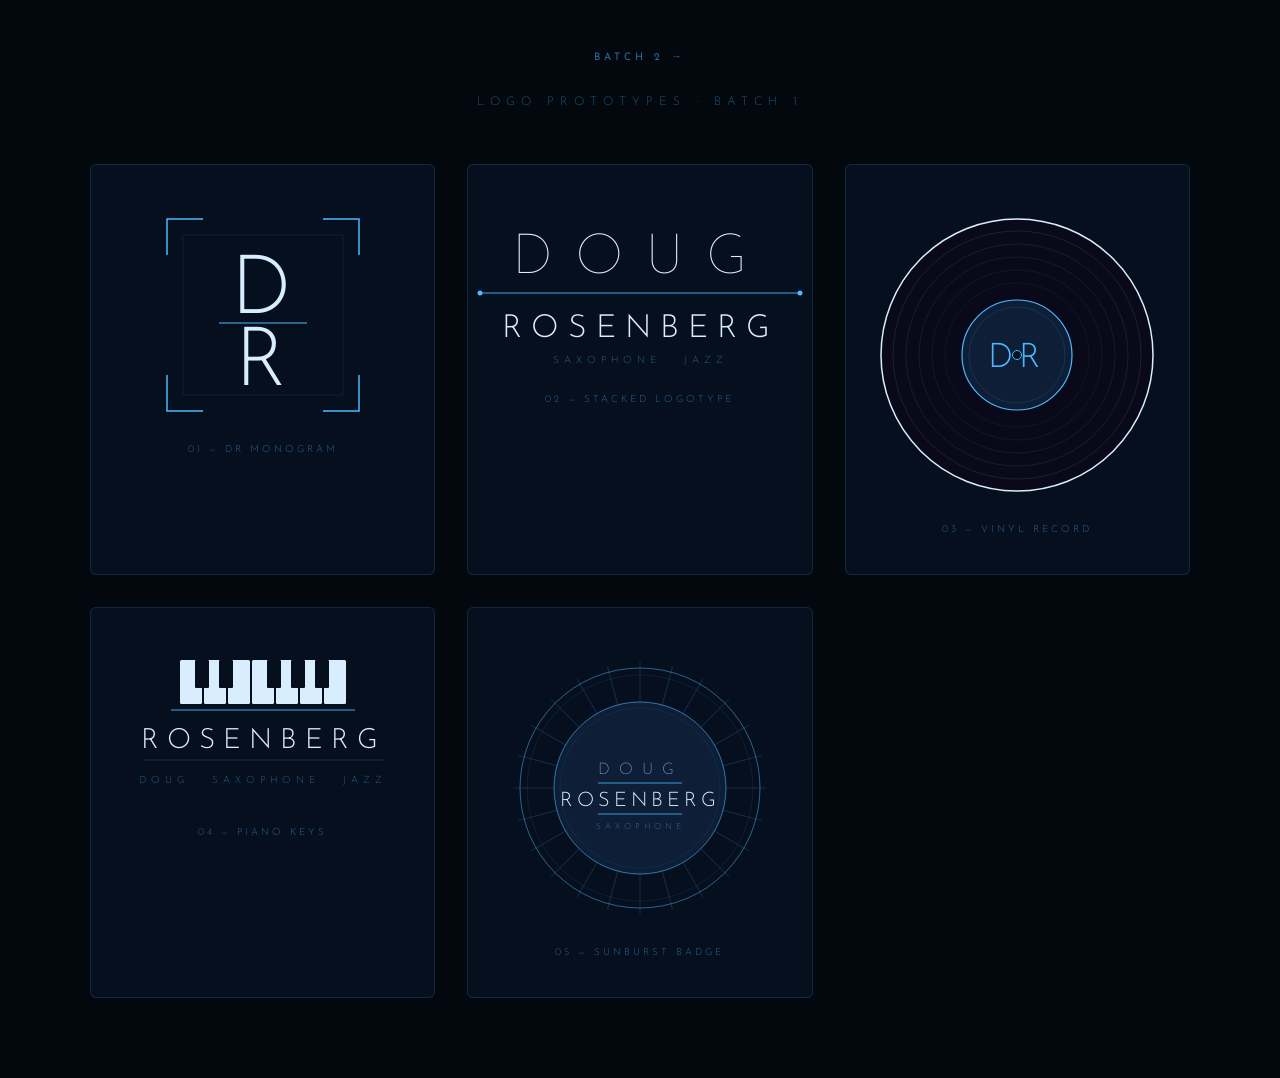
<file: src/BlazorApp/wwwroot/images/logos/preview.html>
<!DOCTYPE html>
<html lang="en">
<head>
  <meta charset="utf-8"/>
  <meta name="viewport" content="width=device-width, initial-scale=1.0"/>
  <title>Logo Prototypes — Doug Rosenberg</title>
  <link href="https://fonts.googleapis.com/css2?family=Josefin+Sans:wght@100;200;300;400&display=swap" rel="stylesheet"/>
  <style>
    *, *::before, *::after { box-sizing: border-box; margin: 0; padding: 0; }

    body {
      background: #03080f;
      font-family: 'Josefin Sans', sans-serif;
      padding: 3rem 2rem 5rem;
      color: #88b8d8;
    }

    h1 {
      text-align: center;
      font-size: 0.75rem;
      font-weight: 200;
      letter-spacing: 6px;
      text-transform: uppercase;
      color: #4db8ff;
      opacity: 0.6;
      margin-bottom: 3.5rem;
    }

    .grid {
      display: grid;
      grid-template-columns: repeat(auto-fit, minmax(320px, 1fr));
      gap: 2rem;
      max-width: 1100px;
      margin: 0 auto;
    }

    .card {
      background: #060f1e;
      border: 1px solid rgba(77,184,255,0.15);
      border-radius: 6px;
      padding: 2.5rem 2rem;
      display: flex;
      flex-direction: column;
      align-items: center;
      gap: 1.25rem;
    }

    .card-label {
      font-size: 0.62rem;
      font-weight: 300;
      letter-spacing: 3px;
      text-transform: uppercase;
      color: #4db8ff;
      opacity: 0.5;
    }

    svg text { font-family: 'Josefin Sans', sans-serif; }
  </style>
</head>
<body>
  <nav style="text-align:center;margin-bottom:2rem">
    <a href="preview2.html" style="color:#4db8ff;font-size:0.65rem;letter-spacing:4px;text-transform:uppercase;text-decoration:none;opacity:0.55">Batch 2 →</a>
  </nav>
  <h1>Logo Prototypes · Batch 1</h1>

  <div class="grid">

    <!-- 01 DR Monogram -->
    <div class="card">
      <svg xmlns="http://www.w3.org/2000/svg" viewBox="0 0 220 220" width="220" height="220">
        <!-- Art deco corner brackets -->
        <polyline points="14,50 14,14 50,14"   fill="none" stroke="#4db8ff" stroke-width="1.5"/>
        <polyline points="170,14 206,14 206,50" fill="none" stroke="#4db8ff" stroke-width="1.5"/>
        <polyline points="14,170 14,206 50,206" fill="none" stroke="#4db8ff" stroke-width="1.5"/>
        <polyline points="206,170 206,206 170,206" fill="none" stroke="#4db8ff" stroke-width="1.5"/>
        <!-- Inner hairline frame -->
        <rect x="30" y="30" width="160" height="160" fill="none" stroke="#4db8ff" stroke-width="0.4" opacity="0.25"/>
        <!-- D -->
        <text x="110" y="108" font-size="82" font-weight="300" letter-spacing="4" text-anchor="middle" fill="#d8eeff">D</text>
        <!-- Divider -->
        <line x1="66" y1="118" x2="154" y2="118" stroke="#4db8ff" stroke-width="1.2"/>
        <!-- R -->
        <text x="110" y="180" font-size="82" font-weight="300" letter-spacing="4" text-anchor="middle" fill="#d8eeff">R</text>
      </svg>
      <span class="card-label">01 — DR Monogram</span>
    </div>

    <!-- 02 Stacked Logotype -->
    <div class="card">
      <svg xmlns="http://www.w3.org/2000/svg" viewBox="0 0 420 170" width="420" height="170">
        <!-- DOUG ultra thin -->
        <text x="210" y="68" font-size="56" font-weight="100" letter-spacing="22" text-anchor="middle" fill="#d8eeff">DOUG</text>
        <!-- Rule with end dots -->
        <line x1="50" y1="88" x2="370" y2="88" stroke="#4db8ff" stroke-width="0.9"/>
        <circle cx="50"  cy="88" r="2.5" fill="#4db8ff"/>
        <circle cx="370" cy="88" r="2.5" fill="#4db8ff"/>
        <!-- ROSENBERG -->
        <text x="210" y="132" font-size="32" font-weight="300" letter-spacing="9" text-anchor="middle" fill="#d8eeff">ROSENBERG</text>
        <!-- Tagline -->
        <text x="210" y="158" font-size="10" font-weight="200" letter-spacing="5" text-anchor="middle" fill="#4db8ff" opacity="0.65">SAXOPHONE  ·  JAZZ</text>
      </svg>
      <span class="card-label">02 — Stacked Logotype</span>
    </div>

    <!-- 03 Vinyl Record -->
    <div class="card">
      <svg xmlns="http://www.w3.org/2000/svg" viewBox="0 0 300 300" width="300" height="300">
        <!-- Record body -->
        <circle cx="150" cy="150" r="136" fill="#09091a" stroke="#d8eeff" stroke-width="1.5"/>
        <!-- Groove rings -->
        <circle cx="150" cy="150" r="124" fill="none" stroke="#d8eeff" stroke-width="0.5" opacity="0.2"/>
        <circle cx="150" cy="150" r="111" fill="none" stroke="#d8eeff" stroke-width="0.5" opacity="0.17"/>
        <circle cx="150" cy="150" r="98"  fill="none" stroke="#d8eeff" stroke-width="0.5" opacity="0.14"/>
        <circle cx="150" cy="150" r="85"  fill="none" stroke="#d8eeff" stroke-width="0.5" opacity="0.11"/>
        <circle cx="150" cy="150" r="72"  fill="none" stroke="#d8eeff" stroke-width="0.5" opacity="0.09"/>
        <!-- Label disc -->
        <circle cx="150" cy="150" r="55"  fill="#0d1e36" stroke="#4db8ff" stroke-width="1.2"/>
        <circle cx="150" cy="150" r="48"  fill="none"   stroke="#4db8ff" stroke-width="0.35" opacity="0.4"/>
        <!-- DR -->
        <text x="150" y="162" font-size="34" font-weight="300" letter-spacing="6" text-anchor="middle" fill="#4db8ff">DR</text>
        <!-- Spindle -->
        <circle cx="150" cy="150" r="4.5" fill="#060f1e" stroke="#4db8ff" stroke-width="1"/>
      </svg>
      <span class="card-label">03 — Vinyl Record</span>
    </div>

    <!-- 04 Piano Keys -->
    <div class="card">
      <svg xmlns="http://www.w3.org/2000/svg" viewBox="0 0 400 160" width="400" height="160">
        <!-- Piano keys — 7 white keys, centered. White: 22px wide, 2px gap, 44px tall. Total=166px. Offset=(400-166)/2=117 -->
        <g transform="translate(117, 12)">
          <!-- White keys -->
          <rect x="0"   y="0" width="22" height="44" fill="#d8eeff" rx="1.5"/>
          <rect x="24"  y="0" width="22" height="44" fill="#d8eeff" rx="1.5"/>
          <rect x="48"  y="0" width="22" height="44" fill="#d8eeff" rx="1.5"/>
          <rect x="72"  y="0" width="22" height="44" fill="#d8eeff" rx="1.5"/>
          <rect x="96"  y="0" width="22" height="44" fill="#d8eeff" rx="1.5"/>
          <rect x="120" y="0" width="22" height="44" fill="#d8eeff" rx="1.5"/>
          <rect x="144" y="0" width="22" height="44" fill="#d8eeff" rx="1.5"/>
          <!-- Black keys (C# D# — F# G# A#) -->
          <rect x="15"  y="0" width="14" height="28" fill="#060f1e" rx="1"/>
          <rect x="39"  y="0" width="14" height="28" fill="#060f1e" rx="1"/>
          <rect x="87"  y="0" width="14" height="28" fill="#060f1e" rx="1"/>
          <rect x="111" y="0" width="14" height="28" fill="#060f1e" rx="1"/>
          <rect x="135" y="0" width="14" height="28" fill="#060f1e" rx="1"/>
        </g>
        <!-- Accent line below keys -->
        <line x1="108" y1="62" x2="292" y2="62" stroke="#4db8ff" stroke-width="0.9"/>
        <!-- ROSENBERG -->
        <text x="200" y="100" font-size="28" font-weight="300" letter-spacing="8" text-anchor="middle" fill="#d8eeff">ROSENBERG</text>
        <!-- Rule -->
        <line x1="80" y1="112" x2="320" y2="112" stroke="#4db8ff" stroke-width="0.5" opacity="0.45"/>
        <!-- Sub-tagline -->
        <text x="200" y="135" font-size="10" font-weight="200" letter-spacing="5" text-anchor="middle" fill="#4db8ff" opacity="0.65">DOUG  ·  SAXOPHONE  ·  JAZZ</text>
      </svg>
      <span class="card-label">04 — Piano Keys</span>
    </div>

    <!-- 05 Sunburst Badge -->
    <div class="card">
      <svg xmlns="http://www.w3.org/2000/svg" viewBox="0 0 280 280" width="280" height="280">
        <!-- Sunburst rays — 24 rays every 15° -->
        <g stroke="#4db8ff" stroke-width="0.8" opacity="0.22">
          <line x1="140" y1="140" x2="140" y2="14" transform="rotate(0,140,140)"/>
          <line x1="140" y1="140" x2="140" y2="14" transform="rotate(15,140,140)"/>
          <line x1="140" y1="140" x2="140" y2="14" transform="rotate(30,140,140)"/>
          <line x1="140" y1="140" x2="140" y2="14" transform="rotate(45,140,140)"/>
          <line x1="140" y1="140" x2="140" y2="14" transform="rotate(60,140,140)"/>
          <line x1="140" y1="140" x2="140" y2="14" transform="rotate(75,140,140)"/>
          <line x1="140" y1="140" x2="140" y2="14" transform="rotate(90,140,140)"/>
          <line x1="140" y1="140" x2="140" y2="14" transform="rotate(105,140,140)"/>
          <line x1="140" y1="140" x2="140" y2="14" transform="rotate(120,140,140)"/>
          <line x1="140" y1="140" x2="140" y2="14" transform="rotate(135,140,140)"/>
          <line x1="140" y1="140" x2="140" y2="14" transform="rotate(150,140,140)"/>
          <line x1="140" y1="140" x2="140" y2="14" transform="rotate(165,140,140)"/>
          <line x1="140" y1="140" x2="140" y2="14" transform="rotate(180,140,140)"/>
          <line x1="140" y1="140" x2="140" y2="14" transform="rotate(195,140,140)"/>
          <line x1="140" y1="140" x2="140" y2="14" transform="rotate(210,140,140)"/>
          <line x1="140" y1="140" x2="140" y2="14" transform="rotate(225,140,140)"/>
          <line x1="140" y1="140" x2="140" y2="14" transform="rotate(240,140,140)"/>
          <line x1="140" y1="140" x2="140" y2="14" transform="rotate(255,140,140)"/>
          <line x1="140" y1="140" x2="140" y2="14" transform="rotate(270,140,140)"/>
          <line x1="140" y1="140" x2="140" y2="14" transform="rotate(285,140,140)"/>
          <line x1="140" y1="140" x2="140" y2="14" transform="rotate(300,140,140)"/>
          <line x1="140" y1="140" x2="140" y2="14" transform="rotate(315,140,140)"/>
          <line x1="140" y1="140" x2="140" y2="14" transform="rotate(330,140,140)"/>
          <line x1="140" y1="140" x2="140" y2="14" transform="rotate(345,140,140)"/>
        </g>
        <!-- Outer rings -->
        <circle cx="140" cy="140" r="120" fill="none" stroke="#4db8ff" stroke-width="1"   opacity="0.5"/>
        <circle cx="140" cy="140" r="113" fill="none" stroke="#4db8ff" stroke-width="0.35" opacity="0.28"/>
        <!-- Inner disc -->
        <circle cx="140" cy="140" r="86"  fill="#0d1e36"/>
        <circle cx="140" cy="140" r="86"  fill="none" stroke="#4db8ff" stroke-width="1"   opacity="0.6"/>
        <circle cx="140" cy="140" r="80"  fill="none" stroke="#4db8ff" stroke-width="0.3" opacity="0.28"/>
        <!-- DOUG -->
        <text x="140" y="126" font-size="16" font-weight="200" letter-spacing="9"  text-anchor="middle" fill="#88b8d8" opacity="0.9">DOUG</text>
        <!-- Rule top -->
        <line x1="98" y1="135" x2="182" y2="135" stroke="#4db8ff" stroke-width="0.8"/>
        <!-- ROSENBERG -->
        <text x="140" y="158" font-size="20" font-weight="300" letter-spacing="4" text-anchor="middle" fill="#d8eeff">ROSENBERG</text>
        <!-- Rule bottom -->
        <line x1="98" y1="166" x2="182" y2="166" stroke="#4db8ff" stroke-width="0.8"/>
        <!-- SAXOPHONE -->
        <text x="140" y="181" font-size="8.5" font-weight="200" letter-spacing="4" text-anchor="middle" fill="#4db8ff" opacity="0.7">SAXOPHONE</text>
      </svg>
      <span class="card-label">05 — Sunburst Badge</span>
    </div>

  </div>
</body>
</html>
</file>
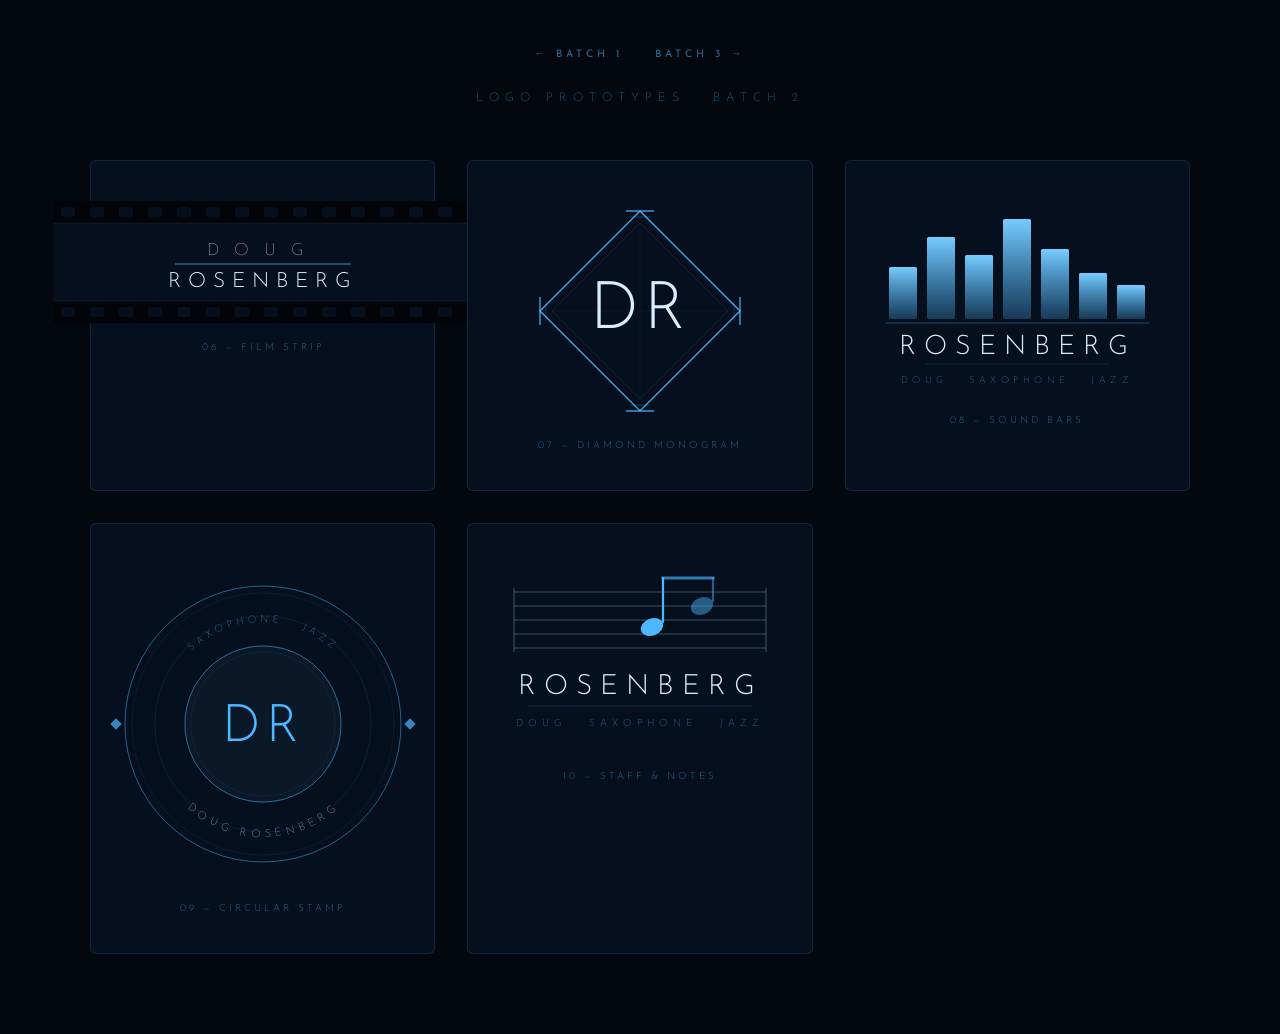
<file: src/BlazorApp/wwwroot/images/logos/preview2.html>
<!DOCTYPE html>
<html lang="en">
<head>
  <meta charset="utf-8"/>
  <meta name="viewport" content="width=device-width, initial-scale=1.0"/>
  <title>Logo Prototypes — Batch 2 — Doug Rosenberg</title>
  <link href="https://fonts.googleapis.com/css2?family=Josefin+Sans:wght@100;200;300;400&display=swap" rel="stylesheet"/>
  <style>
    *, *::before, *::after { box-sizing: border-box; margin: 0; padding: 0; }

    body {
      background: #03080f;
      font-family: 'Josefin Sans', sans-serif;
      padding: 3rem 2rem 5rem;
      color: #88b8d8;
    }

    nav {
      text-align: center;
      margin-bottom: 2rem;
    }

    nav a {
      color: #4db8ff;
      font-size: 0.65rem;
      letter-spacing: 4px;
      text-transform: uppercase;
      text-decoration: none;
      opacity: 0.55;
    }

    nav a:hover { opacity: 1; }

    h1 {
      text-align: center;
      font-size: 0.75rem;
      font-weight: 200;
      letter-spacing: 6px;
      text-transform: uppercase;
      color: #4db8ff;
      opacity: 0.6;
      margin-bottom: 3.5rem;
    }

    .grid {
      display: grid;
      grid-template-columns: repeat(auto-fit, minmax(340px, 1fr));
      gap: 2rem;
      max-width: 1100px;
      margin: 0 auto;
    }

    .card {
      background: #060f1e;
      border: 1px solid rgba(77,184,255,0.15);
      border-radius: 6px;
      padding: 2.5rem 2rem;
      display: flex;
      flex-direction: column;
      align-items: center;
      gap: 1.25rem;
    }

    .card-label {
      font-size: 0.62rem;
      font-weight: 300;
      letter-spacing: 3px;
      text-transform: uppercase;
      color: #4db8ff;
      opacity: 0.5;
    }

    svg text { font-family: 'Josefin Sans', sans-serif; }
  </style>
</head>
<body>

  <nav style="display:flex;justify-content:center;gap:2rem">
    <a href="preview.html">← Batch 1</a>
    <a href="preview3.html">Batch 3 →</a>
  </nav>
  <h1>Logo Prototypes · Batch 2</h1>

  <div class="grid">

    <!-- ─────────────────────────────────────────── -->
    <!-- 06  F I L M   S T R I P                    -->
    <!-- ─────────────────────────────────────────── -->
    <div class="card">
      <svg xmlns="http://www.w3.org/2000/svg" viewBox="0 0 420 122" width="420" height="122">

        <!-- strip background -->
        <rect width="420" height="122" fill="#060f1e"/>

        <!-- top & bottom band -->
        <rect x="0" y="0"   width="420" height="22" fill="#020408"/>
        <rect x="0" y="100" width="420" height="22" fill="#020408"/>

        <!-- sprocket holes — top row (14 holes, 14 px wide, 9 px tall) -->
        <rect x="8"   y="6" width="14" height="10" rx="2.5" fill="#060f1e"/>
        <rect x="37"  y="6" width="14" height="10" rx="2.5" fill="#060f1e"/>
        <rect x="66"  y="6" width="14" height="10" rx="2.5" fill="#060f1e"/>
        <rect x="95"  y="6" width="14" height="10" rx="2.5" fill="#060f1e"/>
        <rect x="124" y="6" width="14" height="10" rx="2.5" fill="#060f1e"/>
        <rect x="153" y="6" width="14" height="10" rx="2.5" fill="#060f1e"/>
        <rect x="182" y="6" width="14" height="10" rx="2.5" fill="#060f1e"/>
        <rect x="211" y="6" width="14" height="10" rx="2.5" fill="#060f1e"/>
        <rect x="240" y="6" width="14" height="10" rx="2.5" fill="#060f1e"/>
        <rect x="269" y="6" width="14" height="10" rx="2.5" fill="#060f1e"/>
        <rect x="298" y="6" width="14" height="10" rx="2.5" fill="#060f1e"/>
        <rect x="327" y="6" width="14" height="10" rx="2.5" fill="#060f1e"/>
        <rect x="356" y="6" width="14" height="10" rx="2.5" fill="#060f1e"/>
        <rect x="385" y="6" width="14" height="10" rx="2.5" fill="#060f1e"/>

        <!-- sprocket holes — bottom row -->
        <rect x="8"   y="106" width="14" height="10" rx="2.5" fill="#060f1e"/>
        <rect x="37"  y="106" width="14" height="10" rx="2.5" fill="#060f1e"/>
        <rect x="66"  y="106" width="14" height="10" rx="2.5" fill="#060f1e"/>
        <rect x="95"  y="106" width="14" height="10" rx="2.5" fill="#060f1e"/>
        <rect x="124" y="106" width="14" height="10" rx="2.5" fill="#060f1e"/>
        <rect x="153" y="106" width="14" height="10" rx="2.5" fill="#060f1e"/>
        <rect x="182" y="106" width="14" height="10" rx="2.5" fill="#060f1e"/>
        <rect x="211" y="106" width="14" height="10" rx="2.5" fill="#060f1e"/>
        <rect x="240" y="106" width="14" height="10" rx="2.5" fill="#060f1e"/>
        <rect x="269" y="106" width="14" height="10" rx="2.5" fill="#060f1e"/>
        <rect x="298" y="106" width="14" height="10" rx="2.5" fill="#060f1e"/>
        <rect x="327" y="106" width="14" height="10" rx="2.5" fill="#060f1e"/>
        <rect x="356" y="106" width="14" height="10" rx="2.5" fill="#060f1e"/>
        <rect x="385" y="106" width="14" height="10" rx="2.5" fill="#060f1e"/>

        <!-- content area border lines -->
        <line x1="0" y1="22" x2="420" y2="22" stroke="#4db8ff" stroke-width="0.4" opacity="0.25"/>
        <line x1="0" y1="100" x2="420" y2="100" stroke="#4db8ff" stroke-width="0.4" opacity="0.25"/>

        <!-- DOUG -->
        <text x="210" y="54" font-size="17" font-weight="100" letter-spacing="15" text-anchor="middle" fill="#d8eeff">DOUG</text>

        <!-- rule -->
        <line x1="122" y1="63" x2="298" y2="63" stroke="#4db8ff" stroke-width="0.75"/>

        <!-- ROSENBERG -->
        <text x="210" y="86" font-size="21" font-weight="300" letter-spacing="7" text-anchor="middle" fill="#d8eeff">ROSENBERG</text>

      </svg>
      <span class="card-label">06 — Film Strip</span>
    </div>


    <!-- ─────────────────────────────────────────── -->
    <!-- 07  D I A M O N D   M O N O G R A M        -->
    <!-- ─────────────────────────────────────────── -->
    <div class="card">
      <svg xmlns="http://www.w3.org/2000/svg" viewBox="0 0 220 220" width="220" height="220">

        <!-- Outer diamond -->
        <polygon points="110,10 210,110 110,210 10,110"
                 fill="none" stroke="#4db8ff" stroke-width="1.2"/>

        <!-- Inner diamond (hairline) -->
        <polygon points="110,22 198,110 110,198 22,110"
                 fill="none" stroke="#4db8ff" stroke-width="0.35" opacity="0.3"/>

        <!-- Art deco corner notches — top -->
        <line x1="96"  y1="10" x2="124" y2="10" stroke="#4db8ff" stroke-width="1.2"/>
        <line x1="100" y1="16" x2="120" y2="16" stroke="#4db8ff" stroke-width="0.5" opacity="0.45"/>

        <!-- right -->
        <line x1="210" y1="96"  x2="210" y2="124" stroke="#4db8ff" stroke-width="1.2"/>
        <line x1="204" y1="100" x2="204" y2="120" stroke="#4db8ff" stroke-width="0.5" opacity="0.45"/>

        <!-- bottom -->
        <line x1="96"  y1="210" x2="124" y2="210" stroke="#4db8ff" stroke-width="1.2"/>
        <line x1="100" y1="204" x2="120" y2="204" stroke="#4db8ff" stroke-width="0.5" opacity="0.45"/>

        <!-- left -->
        <line x1="10" y1="96"  x2="10" y2="124" stroke="#4db8ff" stroke-width="1.2"/>
        <line x1="16" y1="100" x2="16" y2="120" stroke="#4db8ff" stroke-width="0.5" opacity="0.45"/>

        <!-- Cross hairlines through center (very faint) -->
        <line x1="110" y1="22" x2="110" y2="198" stroke="#4db8ff" stroke-width="0.3" opacity="0.15"/>
        <line x1="22"  y1="110" x2="198" y2="110" stroke="#4db8ff" stroke-width="0.3" opacity="0.15"/>

        <!-- DR -->
        <text x="110" y="127" font-size="66" font-weight="300" letter-spacing="5"
              text-anchor="middle" fill="#d8eeff">DR</text>

      </svg>
      <span class="card-label">07 — Diamond Monogram</span>
    </div>


    <!-- ─────────────────────────────────────────── -->
    <!-- 08  S O U N D   B A R S                    -->
    <!-- ─────────────────────────────────────────── -->
    <div class="card">
      <svg xmlns="http://www.w3.org/2000/svg" viewBox="0 0 320 195" width="320" height="195">

        <defs>
          <linearGradient id="bar-grad" x1="0" y1="0" x2="0" y2="1">
            <stop offset="0%"   stop-color="#78ccff"/>
            <stop offset="100%" stop-color="#4db8ff" stop-opacity="0.25"/>
          </linearGradient>
        </defs>

        <!-- 7 bars — baseline at y=118 -->
        <!-- x positions (bar width 28, gap 10): 32 70 108 146 184 222 260 -->
        <rect x="32"  y="66" width="28" height="52" rx="1.5" fill="url(#bar-grad)"/>
        <rect x="70"  y="36" width="28" height="82" rx="1.5" fill="url(#bar-grad)"/>
        <rect x="108" y="54" width="28" height="64" rx="1.5" fill="url(#bar-grad)"/>
        <rect x="146" y="18" width="28" height="100" rx="1.5" fill="url(#bar-grad)"/>
        <rect x="184" y="48" width="28" height="70" rx="1.5" fill="url(#bar-grad)"/>
        <rect x="222" y="72" width="28" height="46" rx="1.5" fill="url(#bar-grad)"/>
        <rect x="260" y="84" width="28" height="34" rx="1.5" fill="url(#bar-grad)"/>

        <!-- baseline rule -->
        <line x1="28" y1="122" x2="292" y2="122" stroke="#4db8ff" stroke-width="0.8" opacity="0.45"/>

        <!-- ROSENBERG -->
        <text x="160" y="153" font-size="27" font-weight="300" letter-spacing="8"
              text-anchor="middle" fill="#d8eeff">ROSENBERG</text>

        <!-- rule + tagline -->
        <line x1="68" y1="163" x2="252" y2="163" stroke="#4db8ff" stroke-width="0.5" opacity="0.35"/>
        <text x="160" y="182" font-size="9.5" font-weight="200" letter-spacing="4.5"
              text-anchor="middle" fill="#4db8ff" opacity="0.65">DOUG  ·  SAXOPHONE  ·  JAZZ</text>

      </svg>
      <span class="card-label">08 — Sound Bars</span>
    </div>


    <!-- ─────────────────────────────────────────── -->
    <!-- 09  C I R C U L A R   S T A M P            -->
    <!-- ─────────────────────────────────────────── -->
    <div class="card">
      <svg xmlns="http://www.w3.org/2000/svg" viewBox="0 0 320 320" width="320" height="320">

        <defs>
          <!-- Top arc: CCW from left to right over the top (text baseline on outside-top) -->
          <path id="outer-top"
                d="M 47,160 A 113,113 0 0,0 273,160"/>
          <!-- Bottom arc: CW from left to right under the bottom (text baseline on inside-bottom) -->
          <path id="inner-bottom"
                d="M 58,160 A 102,102 0 0,1 262,160"/>
        </defs>

        <!-- Outer decorative rings -->
        <circle cx="160" cy="160" r="138" fill="none" stroke="#4db8ff" stroke-width="1"   opacity="0.48"/>
        <circle cx="160" cy="160" r="131" fill="none" stroke="#4db8ff" stroke-width="0.3" opacity="0.25"/>

        <!-- Diamond markers at 3 and 9 o'clock -->
        <rect x="9"  y="156" width="8" height="8" transform="rotate(45,13,160)"  fill="#4db8ff" opacity="0.7"/>
        <rect x="303" y="156" width="8" height="8" transform="rotate(45,307,160)" fill="#4db8ff" opacity="0.7"/>

        <!-- Top arc text: DOUG ROSENBERG -->
        <text font-size="11" font-weight="200" letter-spacing="4.5" fill="#88b8d8" opacity="0.9">
          <textPath href="#outer-top" startOffset="50%" text-anchor="middle">DOUG ROSENBERG</textPath>
        </text>

        <!-- Inner disc -->
        <circle cx="160" cy="160" r="108" fill="none" stroke="#4db8ff" stroke-width="0.35" opacity="0.28"/>
        <circle cx="160" cy="160" r="78"  fill="#0b1828"/>
        <circle cx="160" cy="160" r="78"  fill="none" stroke="#4db8ff" stroke-width="1"   opacity="0.55"/>
        <circle cx="160" cy="160" r="72"  fill="none" stroke="#4db8ff" stroke-width="0.3" opacity="0.28"/>

        <!-- DR monogram -->
        <text x="160" y="177" font-size="52" font-weight="300" letter-spacing="6"
              text-anchor="middle" fill="#4db8ff">DR</text>

        <!-- Bottom arc text: SAXOPHONE inside the lower arc -->
        <text font-size="10" font-weight="200" letter-spacing="4" fill="#4db8ff" opacity="0.68">
          <textPath href="#inner-bottom" startOffset="50%" text-anchor="middle">SAXOPHONE  ·  JAZZ</textPath>
        </text>

      </svg>
      <span class="card-label">09 — Circular Stamp</span>
    </div>


    <!-- ─────────────────────────────────────────── -->
    <!-- 10  S T A F F   +   N O T E               -->
    <!-- ─────────────────────────────────────────── -->
    <div class="card">
      <svg xmlns="http://www.w3.org/2000/svg" viewBox="0 0 340 188" width="340" height="188">

        <!-- 5 staff lines -->
        <line x1="44" y1="28"  x2="296" y2="28"  stroke="#d8eeff" stroke-width="0.9" opacity="0.3"/>
        <line x1="44" y1="42"  x2="296" y2="42"  stroke="#d8eeff" stroke-width="0.9" opacity="0.3"/>
        <line x1="44" y1="56"  x2="296" y2="56"  stroke="#d8eeff" stroke-width="0.9" opacity="0.3"/>
        <line x1="44" y1="70"  x2="296" y2="70"  stroke="#d8eeff" stroke-width="0.9" opacity="0.3"/>
        <line x1="44" y1="84"  x2="296" y2="84"  stroke="#d8eeff" stroke-width="0.9" opacity="0.3"/>

        <!-- Ledger / bar lines at ends -->
        <line x1="44"  y1="24" x2="44"  y2="88" stroke="#d8eeff" stroke-width="1" opacity="0.3"/>
        <line x1="296" y1="24" x2="296" y2="88" stroke="#d8eeff" stroke-width="1" opacity="0.3"/>

        <!-- Quarter note — head between 3rd and 4th line (cy ≈ 63) -->
        <ellipse cx="182" cy="63" rx="11.5" ry="8.5"
                 transform="rotate(-20, 182, 63)"
                 fill="#4db8ff"/>

        <!-- Stem up from note head right edge -->
        <line x1="193" y1="58" x2="193" y2="14"
              stroke="#4db8ff" stroke-width="2.2" stroke-linecap="round"/>

        <!-- Second note — higher pitch, adding musical movement -->
        <ellipse cx="232" cy="42" rx="11.5" ry="8.5"
                 transform="rotate(-20, 232, 42)"
                 fill="#4db8ff" opacity="0.45"/>
        <line x1="243" y1="37" x2="243" y2="14"
              stroke="#4db8ff" stroke-width="2.2" stroke-linecap="round" opacity="0.45"/>

        <!-- Beam connecting the two notes -->
        <line x1="193" y1="14" x2="243" y2="14"
              stroke="#4db8ff" stroke-width="3" stroke-linecap="square" opacity="0.65"/>

        <!-- ROSENBERG -->
        <text x="170" y="130" font-size="28" font-weight="300" letter-spacing="8"
              text-anchor="middle" fill="#d8eeff">ROSENBERG</text>

        <!-- rule -->
        <line x1="58" y1="142" x2="282" y2="142"
              stroke="#4db8ff" stroke-width="0.5" opacity="0.4"/>

        <!-- tagline -->
        <text x="170" y="162" font-size="10" font-weight="200" letter-spacing="5"
              text-anchor="middle" fill="#4db8ff" opacity="0.65">DOUG  ·  SAXOPHONE  ·  JAZZ</text>

      </svg>
      <span class="card-label">10 — Staff &amp; Notes</span>
    </div>

  </div>
</body>
</html>
</file>
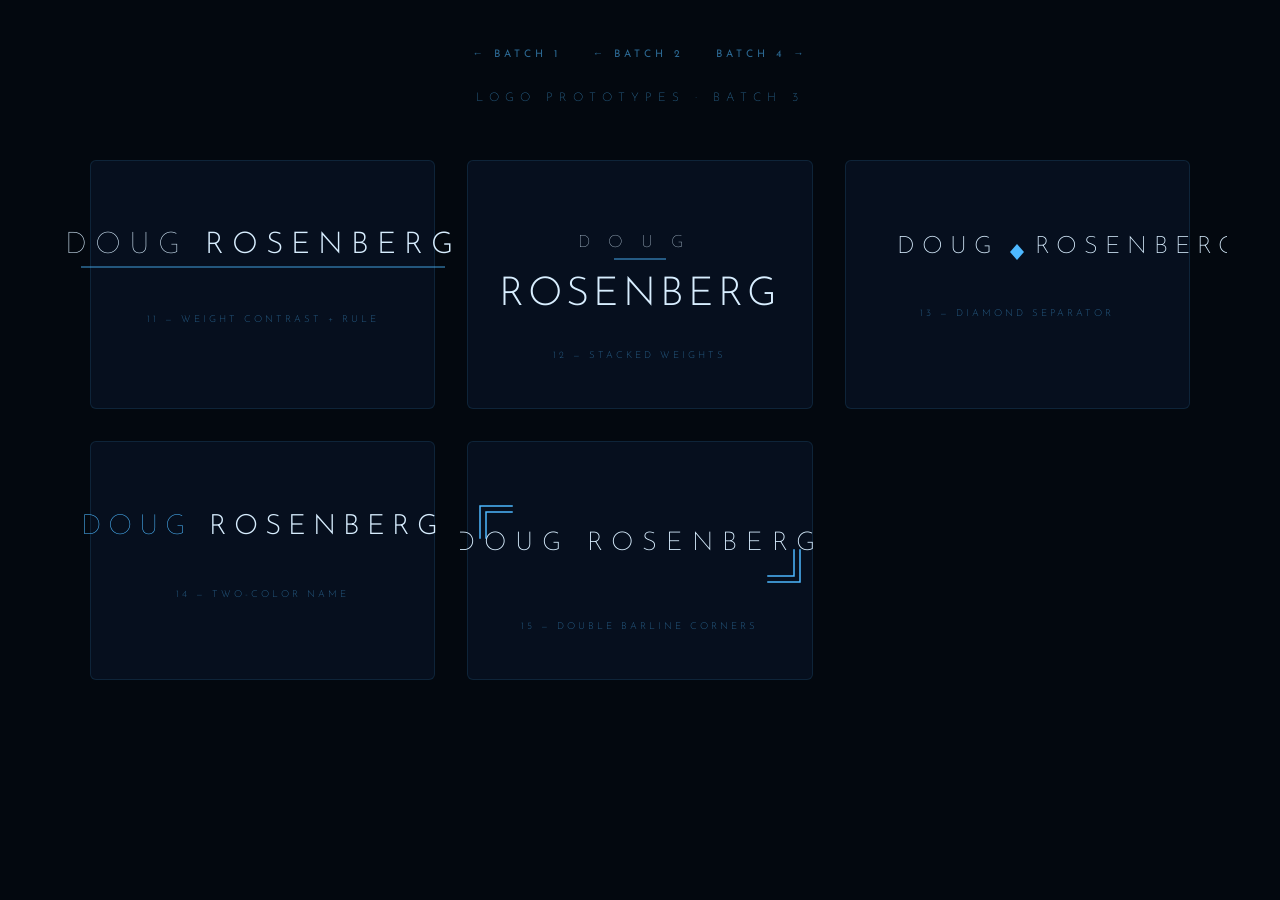
<file: src/BlazorApp/wwwroot/images/logos/preview3.html>
<!DOCTYPE html>
<html lang="en">
<head>
  <meta charset="utf-8"/>
  <meta name="viewport" content="width=device-width, initial-scale=1.0"/>
  <title>Logo Prototypes — Batch 3 — Doug Rosenberg</title>
  <link href="https://fonts.googleapis.com/css2?family=Josefin+Sans:wght@100;200;300;400&display=swap" rel="stylesheet"/>
  <style>
    *, *::before, *::after { box-sizing: border-box; margin: 0; padding: 0; }
    body { background: #03080f; font-family: 'Josefin Sans', sans-serif; padding: 3rem 2rem 5rem; color: #88b8d8; }
    nav { text-align: center; margin-bottom: 2rem; display: flex; justify-content: center; gap: 2rem; }
    nav a { color: #4db8ff; font-size: 0.65rem; letter-spacing: 4px; text-transform: uppercase; text-decoration: none; opacity: 0.55; }
    nav a:hover { opacity: 1; }
    h1 { text-align: center; font-size: 0.75rem; font-weight: 200; letter-spacing: 6px; text-transform: uppercase; color: #4db8ff; opacity: 0.6; margin-bottom: 3.5rem; }
    .grid { display: grid; grid-template-columns: repeat(auto-fit, minmax(340px, 1fr)); gap: 2rem; max-width: 1100px; margin: 0 auto; }
    .card { background: #060f1e; border: 1px solid rgba(77,184,255,0.12); border-radius: 6px; padding: 3rem 2.5rem; display: flex; flex-direction: column; align-items: center; gap: 1.5rem; }
    .card-label { font-size: 0.6rem; font-weight: 300; letter-spacing: 3px; text-transform: uppercase; color: #4db8ff; opacity: 0.45; }
    svg text { font-family: 'Josefin Sans', sans-serif; }
  </style>
</head>
<body>

  <nav>
    <a href="preview.html">← Batch 1</a>
    <a href="preview2.html">← Batch 2</a>
    <a href="preview4.html">Batch 4 →</a>
  </nav>
  <h1>Logo Prototypes · Batch 3</h1>

  <div class="grid">


    <!-- ─────────────────────────────────────── -->
    <!-- 11  W E I G H T  C O N T R A S T       -->
    <!--     DOUG (thin) + ROSENBERG (medium)   -->
    <!--     single full-width rule below       -->
    <!-- ─────────────────────────────────────── -->
    <div class="card">
      <svg xmlns="http://www.w3.org/2000/svg" viewBox="0 0 400 82" width="400" height="82">
        <text x="200" y="44" font-size="30" text-anchor="middle" letter-spacing="8" fill="#d8eeff">
          <tspan font-weight="100">DOUG</tspan><tspan font-weight="300"> ROSENBERG</tspan>
        </text>
        <line x1="18" y1="58" x2="382" y2="58" stroke="#4db8ff" stroke-width="0.85"/>
      </svg>
      <span class="card-label">11 — Weight contrast + rule</span>
    </div>


    <!-- ─────────────────────────────────────── -->
    <!-- 12  S T A C K E D                      -->
    <!--     DOUG small + thin above            -->
    <!--     ROSENBERG large below              -->
    <!--     short centered accent rule between -->
    <!-- ─────────────────────────────────────── -->
    <div class="card">
      <svg xmlns="http://www.w3.org/2000/svg" viewBox="0 0 320 118" width="320" height="118">
        <text x="160" y="38" font-size="17" font-weight="100" letter-spacing="18"
              text-anchor="middle" fill="#d8eeff">DOUG</text>
        <line x1="134" y1="50" x2="186" y2="50" stroke="#4db8ff" stroke-width="0.9"/>
        <text x="160" y="96" font-size="40" font-weight="300" letter-spacing="4"
              text-anchor="middle" fill="#d8eeff">ROSENBERG</text>
      </svg>
      <span class="card-label">12 — Stacked weights</span>
    </div>


    <!-- ─────────────────────────────────────── -->
    <!-- 13  D I A M O N D   S E P A R A T O R  -->
    <!--     DOUG ◆ ROSENBERG on one line       -->
    <!--     diamond in accent blue             -->
    <!-- ─────────────────────────────────────── -->
    <div class="card">
      <svg xmlns="http://www.w3.org/2000/svg" viewBox="0 0 420 76" width="420" height="76">
        <!-- DOUG right-aligned to the diamond -->
        <text x="192" y="44" font-size="24" font-weight="200" letter-spacing="7"
              text-anchor="end" fill="#d8eeff">DOUG</text>
        <!-- Diamond mark -->
        <polygon points="210,35 217,43 210,51 203,43" fill="#4db8ff"/>
        <!-- ROSENBERG left-aligned from diamond -->
        <text x="228" y="44" font-size="24" font-weight="200" letter-spacing="7"
              text-anchor="start" fill="#d8eeff">ROSENBERG</text>
      </svg>
      <span class="card-label">13 — Diamond separator</span>
    </div>


    <!-- ─────────────────────────────────────── -->
    <!-- 14  T W O - C O L O R                  -->
    <!--     DOUG in accent blue                -->
    <!--     ROSENBERG in near-white            -->
    <!--     same line, same size, weight shift -->
    <!-- ─────────────────────────────────────── -->
    <div class="card">
      <svg xmlns="http://www.w3.org/2000/svg" viewBox="0 0 400 76" width="400" height="76">
        <text x="200" y="44" font-size="28" text-anchor="middle" letter-spacing="7">
          <tspan font-weight="100" fill="#4db8ff">DOUG</tspan>
          <tspan font-weight="300" fill="#d8eeff"> ROSENBERG</tspan>
        </text>
      </svg>
      <span class="card-label">14 — Two-color name</span>
    </div>


    <!-- ─────────────────────────────────────── -->
    <!-- 15  C O R N E R   F R A M E            -->
    <!--     two diagonal corner brackets       -->
    <!--     name centered between them         -->
    <!-- ─────────────────────────────────────── -->
    <div class="card">
      <svg xmlns="http://www.w3.org/2000/svg" viewBox="0 0 360 108" width="360" height="108">
        <!-- top-left corner — double barline bracket (outer L + inner L) -->
        <polyline points="20,48 20,16 52,16"
                  fill="none" stroke="#4db8ff" stroke-width="1.5" stroke-linecap="square"/>
        <polyline points="26,48 26,22 52,22"
                  fill="none" stroke="#4db8ff" stroke-width="1.5" stroke-linecap="square"/>

        <!-- bottom-right corner — mirrored double barline bracket -->
        <polyline points="340,60 340,92 308,92"
                  fill="none" stroke="#4db8ff" stroke-width="1.5" stroke-linecap="square"/>
        <polyline points="334,60 334,86 308,86"
                  fill="none" stroke="#4db8ff" stroke-width="1.5" stroke-linecap="square"/>

        <!-- name centered -->
        <text x="180" y="60" font-size="26" font-weight="200" letter-spacing="9"
              text-anchor="middle" fill="#d8eeff">DOUG ROSENBERG</text>
      </svg>
      <span class="card-label">15 — Double barline corners</span>
    </div>


  </div>
</body>
</html>
</file>
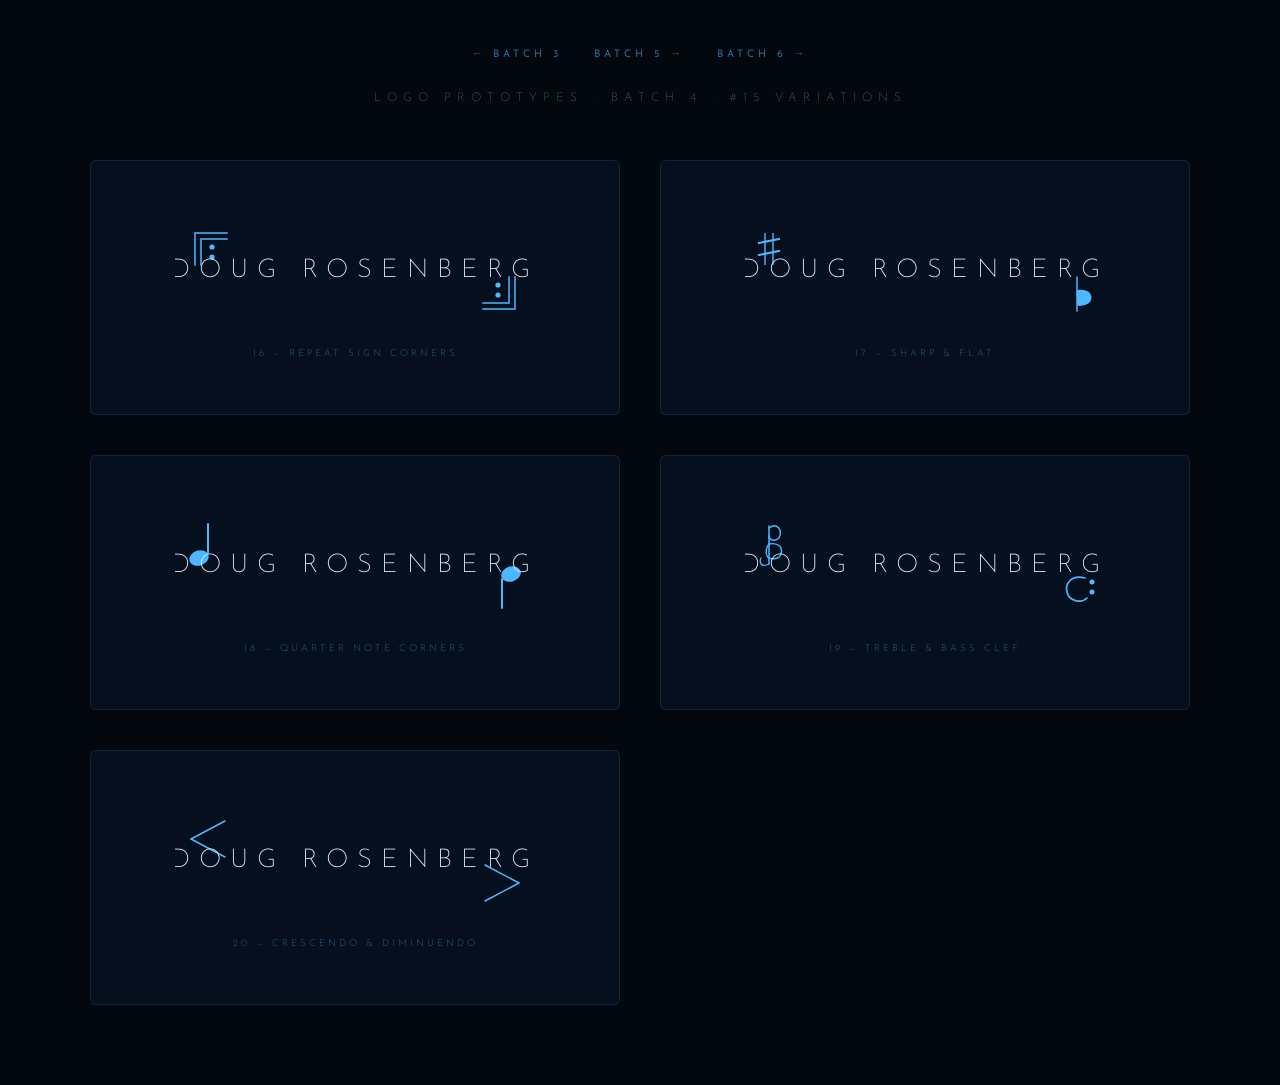
<file: src/BlazorApp/wwwroot/images/logos/preview4.html>
<!DOCTYPE html>
<html lang="en">
<head>
  <meta charset="utf-8"/>
  <meta name="viewport" content="width=device-width, initial-scale=1.0"/>
  <title>Logo Prototypes — Batch 4 — Doug Rosenberg</title>
  <link href="https://fonts.googleapis.com/css2?family=Josefin+Sans:wght@100;200;300;400&display=swap" rel="stylesheet"/>
  <style>
    *, *::before, *::after { box-sizing: border-box; margin: 0; padding: 0; }
    body { background: #03080f; font-family: 'Josefin Sans', sans-serif; padding: 3rem 2rem 5rem; color: #88b8d8; }
    nav { text-align: center; margin-bottom: 2rem; display: flex; justify-content: center; gap: 2rem; }
    nav a { color: #4db8ff; font-size: 0.65rem; letter-spacing: 4px; text-transform: uppercase; text-decoration: none; opacity: 0.55; }
    nav a:hover { opacity: 1; }
    h1 { text-align: center; font-size: 0.75rem; font-weight: 200; letter-spacing: 6px; text-transform: uppercase; color: #4db8ff; opacity: 0.6; margin-bottom: 3.5rem; }
    .grid { display: grid; grid-template-columns: repeat(auto-fit, minmax(380px, 1fr)); gap: 2.5rem; max-width: 1100px; margin: 0 auto; }
    .card { background: #060f1e; border: 1px solid rgba(77,184,255,0.12); border-radius: 6px; padding: 3.5rem 2.5rem; display: flex; flex-direction: column; align-items: center; gap: 1.5rem; }
    .card-label { font-size: 0.6rem; font-weight: 300; letter-spacing: 3px; text-transform: uppercase; color: #4db8ff; opacity: 0.45; }
    svg text { font-family: 'Josefin Sans', sans-serif; }
  </style>
</head>
<body>

  <nav>
    <a href="preview3.html">← Batch 3</a>
    <a href="preview5.html">Batch 5 →</a>
    <a href="preview6.html">Batch 6 →</a>
  </nav>
  <h1>Logo Prototypes · Batch 4 · #15 Variations</h1>

  <div class="grid">


    <!-- ──────────────────────────────────────────── -->
    <!-- 16  R E P E A T   B R A C K E T S           -->
    <!--     double-L corners + two dots inside      -->
    <!--     references :||: repeat sign             -->
    <!-- ──────────────────────────────────────────── -->
    <div class="card">
      <svg xmlns="http://www.w3.org/2000/svg" viewBox="0 0 360 108" width="360" height="108">

        <!-- top-left: outer L -->
        <polyline points="20,48 20,16 52,16"
                  fill="none" stroke="#4db8ff" stroke-width="1.5" stroke-linecap="square"/>
        <!-- top-left: inner L -->
        <polyline points="26,48 26,22 52,22"
                  fill="none" stroke="#4db8ff" stroke-width="1.5" stroke-linecap="square"/>
        <!-- repeat dots — inside the corner, between the two L arms -->
        <circle cx="37" cy="30" r="2.6" fill="#4db8ff"/>
        <circle cx="37" cy="40" r="2.6" fill="#4db8ff"/>

        <!-- bottom-right: outer L -->
        <polyline points="340,60 340,92 308,92"
                  fill="none" stroke="#4db8ff" stroke-width="1.5" stroke-linecap="square"/>
        <!-- bottom-right: inner L -->
        <polyline points="334,60 334,86 308,86"
                  fill="none" stroke="#4db8ff" stroke-width="1.5" stroke-linecap="square"/>
        <!-- repeat dots -->
        <circle cx="323" cy="68" r="2.6" fill="#4db8ff"/>
        <circle cx="323" cy="78" r="2.6" fill="#4db8ff"/>

        <text x="180" y="60" font-size="26" font-weight="200" letter-spacing="9"
              text-anchor="middle" fill="#d8eeff">DOUG ROSENBERG</text>
      </svg>
      <span class="card-label">16 — Repeat sign corners</span>
    </div>


    <!-- ──────────────────────────────────────────── -->
    <!-- 17  A C C I D E N T A L S                   -->
    <!--     ♯ sharp top-left, ♭ flat bottom-right   -->
    <!--     no bracket — symbols carry the framing  -->
    <!-- ──────────────────────────────────────────── -->
    <div class="card">
      <svg xmlns="http://www.w3.org/2000/svg" viewBox="0 0 360 108" width="360" height="108">

        <!-- Sharp ♯ — top-left                      -->
        <!-- two vertical lines -->
        <line x1="20" y1="16" x2="20" y2="48" stroke="#4db8ff" stroke-width="1.4"/>
        <line x1="28" y1="16" x2="28" y2="48" stroke="#4db8ff" stroke-width="1.4"/>
        <!-- two horizontal crossbars (classic slight angle) -->
        <line x1="14" y1="26" x2="34" y2="22" stroke="#4db8ff" stroke-width="2.2" stroke-linecap="square"/>
        <line x1="14" y1="38" x2="34" y2="34" stroke="#4db8ff" stroke-width="2.2" stroke-linecap="square"/>

        <!-- Flat ♭ — bottom-right                   -->
        <!-- vertical stem -->
        <line x1="332" y1="60" x2="332" y2="94"
              stroke="#4db8ff" stroke-width="1.5" stroke-linecap="round"/>
        <!-- rounded bulge to the left (filled teardrop) -->
        <path d="M 332,73 C 344,71 348,78 346,83 C 344,89 332,90 332,88 Z"
              fill="#4db8ff"/>

        <text x="180" y="60" font-size="26" font-weight="200" letter-spacing="9"
              text-anchor="middle" fill="#d8eeff">DOUG ROSENBERG</text>
      </svg>
      <span class="card-label">17 — Sharp &amp; flat</span>
    </div>


    <!-- ──────────────────────────────────────────── -->
    <!-- 18  Q U A R T E R   N O T E S               -->
    <!--     filled note head + stem at each corner  -->
    <!--     top-left stem up, bottom-right stem down-->
    <!-- ──────────────────────────────────────────── -->
    <div class="card">
      <svg xmlns="http://www.w3.org/2000/svg" viewBox="0 0 360 108" width="360" height="108">

        <!-- top-left note — stem up -->
        <ellipse cx="24" cy="46" rx="10" ry="7.5"
                 transform="rotate(-18, 24, 46)" fill="#4db8ff"/>
        <line x1="33" y1="41" x2="33" y2="12"
              stroke="#4db8ff" stroke-width="2" stroke-linecap="round"/>

        <!-- bottom-right note — stem down, mirrored -->
        <ellipse cx="336" cy="62" rx="10" ry="7.5"
                 transform="rotate(-18, 336, 62)" fill="#4db8ff"/>
        <line x1="327" y1="67" x2="327" y2="96"
              stroke="#4db8ff" stroke-width="2" stroke-linecap="round"/>

        <text x="180" y="60" font-size="26" font-weight="200" letter-spacing="9"
              text-anchor="middle" fill="#d8eeff">DOUG ROSENBERG</text>
      </svg>
      <span class="card-label">18 — Quarter note corners</span>
    </div>


    <!-- ──────────────────────────────────────────── -->
    <!-- 19  C L E F S                               -->
    <!--     treble clef top-left                    -->
    <!--     bass clef bottom-right                  -->
    <!-- ──────────────────────────────────────────── -->
    <div class="card">
      <svg xmlns="http://www.w3.org/2000/svg" viewBox="0 0 360 108" width="360" height="108">

        <!-- Treble clef — top-left (simplified path) -->
        <!-- spine -->
        <line x1="24" y1="14" x2="24" y2="52"
              stroke="#4db8ff" stroke-width="1.5" stroke-linecap="round"/>
        <!-- top curl: up and around to the right -->
        <path d="M 24,16 C 32,10 38,18 34,26 C 30,30 24,28 24,24"
              fill="none" stroke="#4db8ff" stroke-width="1.4" stroke-linecap="round"/>
        <!-- middle loop: oval circling the G line (~y=38) -->
        <path d="M 24,32 C 34,30 38,36 36,42 C 34,48 24,48 22,44 C 20,40 22,34 24,32"
              fill="none" stroke="#4db8ff" stroke-width="1.4" stroke-linecap="round"/>
        <!-- bottom tail -->
        <path d="M 24,52 C 16,56 14,50 16,46"
              fill="none" stroke="#4db8ff" stroke-width="1.3" stroke-linecap="round"/>

        <!-- Bass clef — bottom-right -->
        <!-- C-curve body -->
        <path d="M 340,66 C 326,62 320,72 322,80 C 324,89 336,92 342,86"
              fill="none" stroke="#4db8ff" stroke-width="1.7" stroke-linecap="round"/>
        <!-- two dots -->
        <circle cx="347" cy="70" r="2.5" fill="#4db8ff"/>
        <circle cx="347" cy="80" r="2.5" fill="#4db8ff"/>

        <text x="180" y="60" font-size="26" font-weight="200" letter-spacing="9"
              text-anchor="middle" fill="#d8eeff">DOUG ROSENBERG</text>
      </svg>
      <span class="card-label">19 — Treble &amp; bass clef</span>
    </div>


    <!-- ──────────────────────────────────────────── -->
    <!-- 20  H A I R P I N S                         -->
    <!--     crescendo < top-left                    -->
    <!--     diminuendo > bottom-right               -->
    <!--     dynamic marks from music notation       -->
    <!-- ──────────────────────────────────────────── -->
    <div class="card">
      <svg xmlns="http://www.w3.org/2000/svg" viewBox="0 0 360 108" width="360" height="108">

        <!-- Crescendo < — top-left (point left, opens right) -->
        <line x1="16" y1="32" x2="50" y2="14"
              stroke="#4db8ff" stroke-width="1.5" stroke-linecap="round"/>
        <line x1="16" y1="32" x2="50" y2="50"
              stroke="#4db8ff" stroke-width="1.5" stroke-linecap="round"/>

        <!-- Diminuendo > — bottom-right (opens left, point right) -->
        <line x1="344" y1="76" x2="310" y2="58"
              stroke="#4db8ff" stroke-width="1.5" stroke-linecap="round"/>
        <line x1="344" y1="76" x2="310" y2="94"
              stroke="#4db8ff" stroke-width="1.5" stroke-linecap="round"/>

        <text x="180" y="60" font-size="26" font-weight="200" letter-spacing="9"
              text-anchor="middle" fill="#d8eeff">DOUG ROSENBERG</text>
      </svg>
      <span class="card-label">20 — Crescendo &amp; diminuendo</span>
    </div>


  </div>
</body>
</html>
</file>
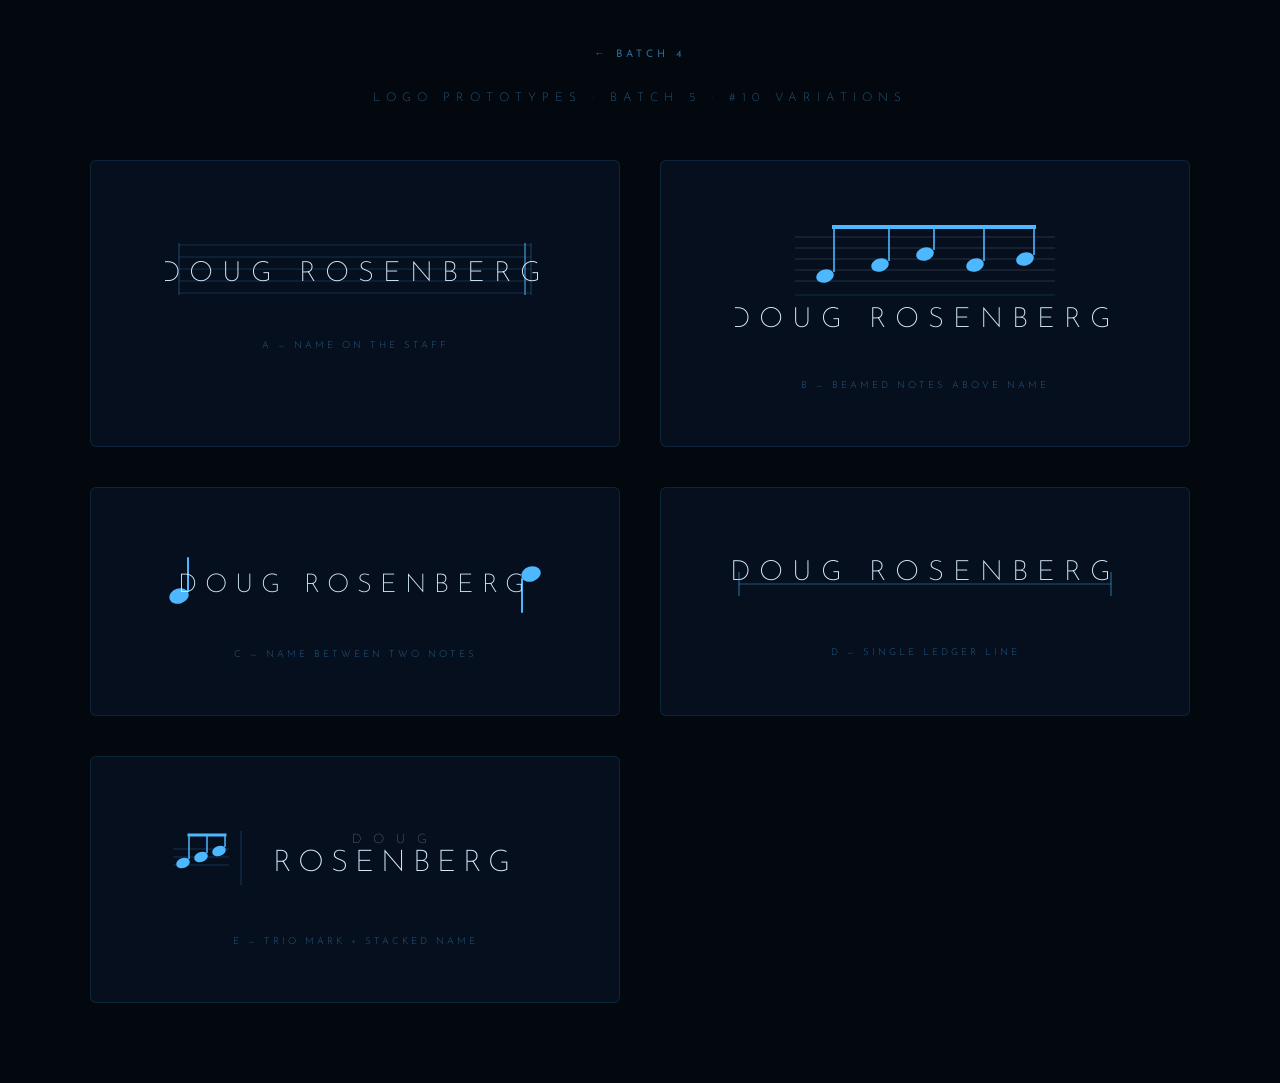
<file: src/BlazorApp/wwwroot/images/logos/preview5.html>
<!DOCTYPE html>
<html lang="en">
<head>
  <meta charset="utf-8"/>
  <meta name="viewport" content="width=device-width, initial-scale=1.0"/>
  <title>Logo Prototypes — Batch 5 — Doug Rosenberg</title>
  <link href="https://fonts.googleapis.com/css2?family=Josefin+Sans:wght@100;200;300;400&display=swap" rel="stylesheet"/>
  <style>
    *, *::before, *::after { box-sizing: border-box; margin: 0; padding: 0; }
    body { background: #03080f; font-family: 'Josefin Sans', sans-serif; padding: 3rem 2rem 5rem; color: #88b8d8; }
    nav { text-align: center; margin-bottom: 2rem; display: flex; justify-content: center; gap: 2rem; }
    nav a { color: #4db8ff; font-size: 0.65rem; letter-spacing: 4px; text-transform: uppercase; text-decoration: none; opacity: 0.55; }
    nav a:hover { opacity: 1; }
    h1 { text-align: center; font-size: 0.75rem; font-weight: 200; letter-spacing: 6px; text-transform: uppercase; color: #4db8ff; opacity: 0.6; margin-bottom: 3.5rem; }
    .grid { display: grid; grid-template-columns: repeat(auto-fit, minmax(380px, 1fr)); gap: 2.5rem; max-width: 1100px; margin: 0 auto; }
    .card { background: #060f1e; border: 1px solid rgba(77,184,255,0.12); border-radius: 6px; padding: 3.5rem 2.5rem; display: flex; flex-direction: column; align-items: center; gap: 1.5rem; }
    .card-label { font-size: 0.6rem; font-weight: 300; letter-spacing: 3px; text-transform: uppercase; color: #4db8ff; opacity: 0.45; }
    svg text { font-family: 'Josefin Sans', sans-serif; }
  </style>
</head>
<body>

  <nav>
    <a href="preview4.html">← Batch 4</a>
  </nav>
  <h1>Logo Prototypes · Batch 5 · #10 Variations</h1>
  <div class="grid">


    <!-- ──────────────────────────────────────────── -->
    <!-- A  N A M E   O N   T H E   S T A F F        -->
    <!--    text sits directly on the staff lines    -->
    <!--    like a name written into a score         -->
    <!-- ──────────────────────────────────────────── -->
    <div class="card">
      <svg xmlns="http://www.w3.org/2000/svg" viewBox="0 0 380 100" width="380" height="100">

        <!-- 5 staff lines spanning full width -->
        <line x1="14" y1="28" x2="366" y2="28" stroke="#4db8ff" stroke-width="0.7" opacity="0.28"/>
        <line x1="14" y1="40" x2="366" y2="40" stroke="#4db8ff" stroke-width="0.7" opacity="0.28"/>
        <line x1="14" y1="52" x2="366" y2="52" stroke="#4db8ff" stroke-width="0.7" opacity="0.28"/>
        <line x1="14" y1="64" x2="366" y2="64" stroke="#4db8ff" stroke-width="0.7" opacity="0.28"/>
        <line x1="14" y1="76" x2="366" y2="76" stroke="#4db8ff" stroke-width="0.7" opacity="0.28"/>

        <!-- opening barline -->
        <line x1="14" y1="26" x2="14" y2="78" stroke="#4db8ff" stroke-width="1" opacity="0.35"/>
        <!-- closing double barline -->
        <line x1="360" y1="26" x2="360" y2="78" stroke="#4db8ff" stroke-width="2"   opacity="0.5"/>
        <line x1="366" y1="26" x2="366" y2="78" stroke="#4db8ff" stroke-width="0.9" opacity="0.35"/>

        <!-- name centered on the staff -->
        <text x="190" y="64" font-size="28" font-weight="200" letter-spacing="9"
              text-anchor="middle" fill="#d8eeff">DOUG ROSENBERG</text>

      </svg>
      <span class="card-label">A — Name on the staff</span>
    </div>


    <!-- ──────────────────────────────────────────── -->
    <!-- B  N O T E S   A S   L E T T E R S          -->
    <!--    beamed notes above, name below           -->
    <!--    the beam group mirrors the name's width  -->
    <!-- ──────────────────────────────────────────── -->
    <div class="card">
      <svg xmlns="http://www.w3.org/2000/svg" viewBox="0 0 380 140" width="380" height="140">

        <!-- 5 staff lines — upper area -->
        <line x1="60" y1="20" x2="320" y2="20" stroke="#d8eeff" stroke-width="0.7" opacity="0.22"/>
        <line x1="60" y1="31" x2="320" y2="31" stroke="#d8eeff" stroke-width="0.7" opacity="0.22"/>
        <line x1="60" y1="42" x2="320" y2="42" stroke="#d8eeff" stroke-width="0.7" opacity="0.22"/>
        <line x1="60" y1="53" x2="320" y2="53" stroke="#d8eeff" stroke-width="0.7" opacity="0.22"/>
        <line x1="60" y1="64" x2="320" y2="64" stroke="#d8eeff" stroke-width="0.7" opacity="0.22"/>

        <!-- 5 notes spanning the staff width, varying pitches -->
        <!-- each: filled ellipse + stem up to beam -->
        <!-- note heads on different lines for melodic shape -->
        <ellipse cx="90"  cy="59" rx="9" ry="6.5" transform="rotate(-18,90,59)"  fill="#4db8ff"/>
        <ellipse cx="145" cy="48" rx="9" ry="6.5" transform="rotate(-18,145,48)" fill="#4db8ff"/>
        <ellipse cx="190" cy="37" rx="9" ry="6.5" transform="rotate(-18,190,37)" fill="#4db8ff"/>
        <ellipse cx="240" cy="48" rx="9" ry="6.5" transform="rotate(-18,240,48)" fill="#4db8ff"/>
        <ellipse cx="290" cy="42" rx="9" ry="6.5" transform="rotate(-18,290,42)" fill="#4db8ff"/>

        <!-- stems -->
        <line x1="99"  y1="55" x2="99"  y2="10" stroke="#4db8ff" stroke-width="1.6"/>
        <line x1="154" y1="44" x2="154" y2="10" stroke="#4db8ff" stroke-width="1.6"/>
        <line x1="199" y1="33" x2="199" y2="10" stroke="#4db8ff" stroke-width="1.6"/>
        <line x1="249" y1="44" x2="249" y2="10" stroke="#4db8ff" stroke-width="1.6"/>
        <line x1="299" y1="38" x2="299" y2="10" stroke="#4db8ff" stroke-width="1.6"/>

        <!-- beam across all stems -->
        <line x1="99" y1="10" x2="299" y2="10" stroke="#4db8ff" stroke-width="4" stroke-linecap="square"/>

        <!-- name -->
        <text x="190" y="110" font-size="28" font-weight="200" letter-spacing="9"
              text-anchor="middle" fill="#d8eeff">DOUG ROSENBERG</text>

        <!-- thin rule between notes and name -->
        <line x1="60" y1="78" x2="320" y2="78" stroke="#4db8ff" stroke-width="0.6" opacity="0.3"/>

      </svg>
      <span class="card-label">B — Beamed notes above name</span>
    </div>


    <!-- ──────────────────────────────────────────── -->
    <!-- C  N A M E   B E T W E E N   T W O          -->
    <!--    S I N G L E   N O T E S                  -->
    <!--    one note left, name center, one right    -->
    <!-- ──────────────────────────────────────────── -->
    <div class="card">
      <svg xmlns="http://www.w3.org/2000/svg" viewBox="0 0 400 82" width="400" height="82">

        <!-- left quarter note (stem up) -->
        <ellipse cx="24" cy="52" rx="10" ry="7.5" transform="rotate(-18,24,52)" fill="#4db8ff"/>
        <line x1="33" y1="47" x2="33" y2="14" stroke="#4db8ff" stroke-width="2" stroke-linecap="round"/>

        <!-- right quarter note (stem down, mirrored) -->
        <ellipse cx="376" cy="30" rx="10" ry="7.5" transform="rotate(-18,376,30)" fill="#4db8ff"/>
        <line x1="367" y1="35" x2="367" y2="68" stroke="#4db8ff" stroke-width="2" stroke-linecap="round"/>

        <!-- name centered between them -->
        <text x="200" y="48" font-size="26" font-weight="200" letter-spacing="8"
              text-anchor="middle" fill="#d8eeff">DOUG ROSENBERG</text>

      </svg>
      <span class="card-label">C — Name between two notes</span>
    </div>


    <!-- ──────────────────────────────────────────── -->
    <!-- D  S I N G L E   S T A F F   L I N E       -->
    <!--    one accent line through the name        -->
    <!--    like a ledger line in notation          -->
    <!-- ──────────────────────────────────────────── -->
    <div class="card">
      <svg xmlns="http://www.w3.org/2000/svg" viewBox="0 0 400 80" width="400" height="80">

        <!-- single staff line through the name — like a ledger line -->
        <line x1="14" y1="40" x2="386" y2="40" stroke="#4db8ff" stroke-width="0.9" opacity="0.45"/>

        <!-- name centered, baseline riding the line -->
        <text x="200" y="36" font-size="28" font-weight="200" letter-spacing="9"
              text-anchor="middle" fill="#d8eeff">DOUG ROSENBERG</text>

        <!-- short barlines at each end of the line -->
        <line x1="14" y1="28" x2="14" y2="52" stroke="#4db8ff" stroke-width="1.2" opacity="0.5"/>
        <line x1="386" y1="28" x2="386" y2="52" stroke="#4db8ff" stroke-width="1.2" opacity="0.5"/>

      </svg>
      <span class="card-label">D — Single ledger line</span>
    </div>


    <!-- ──────────────────────────────────────────── -->
    <!-- E  T H R E E   N O T E S ,  N A M E        -->
    <!--    small trio of notes as a monogram mark  -->
    <!--    above left — name large to the right    -->
    <!-- ──────────────────────────────────────────── -->
    <div class="card">
      <svg xmlns="http://www.w3.org/2000/svg" viewBox="0 0 400 100" width="400" height="100">

        <!-- small trio of notes — top-left mark -->
        <!-- 3 mini notes on a tiny staff fragment -->
        <line x1="18" y1="36" x2="74" y2="36" stroke="#4db8ff" stroke-width="0.6" opacity="0.35"/>
        <line x1="18" y1="44" x2="74" y2="44" stroke="#4db8ff" stroke-width="0.6" opacity="0.35"/>
        <line x1="18" y1="52" x2="74" y2="52" stroke="#4db8ff" stroke-width="0.6" opacity="0.35"/>

        <!-- note 1 -->
        <ellipse cx="28" cy="50" rx="7" ry="5" transform="rotate(-18,28,50)" fill="#4db8ff"/>
        <line x1="34" y1="46" x2="34" y2="22" stroke="#4db8ff" stroke-width="1.5"/>

        <!-- note 2 -->
        <ellipse cx="46" cy="44" rx="7" ry="5" transform="rotate(-18,46,44)" fill="#4db8ff"/>
        <line x1="52" y1="40" x2="52" y2="22" stroke="#4db8ff" stroke-width="1.5"/>

        <!-- note 3 -->
        <ellipse cx="64" cy="38" rx="7" ry="5" transform="rotate(-18,64,38)" fill="#4db8ff"/>
        <line x1="70" y1="34" x2="70" y2="22" stroke="#4db8ff" stroke-width="1.5"/>

        <!-- beam across 3 stems -->
        <line x1="34" y1="22" x2="70" y2="22" stroke="#4db8ff" stroke-width="3" stroke-linecap="square"/>

        <!-- thin vertical separator -->
        <line x1="86" y1="18" x2="86" y2="72" stroke="#4db8ff" stroke-width="0.8" opacity="0.3"/>

        <!-- name — large, to the right -->
        <text x="240" y="58" font-size="30" font-weight="200" letter-spacing="7"
              text-anchor="middle" fill="#d8eeff">ROSENBERG</text>
        <text x="240" y="30" font-size="13" font-weight="100" letter-spacing="12"
              text-anchor="middle" fill="#d8eeff" opacity="0.7">DOUG</text>

      </svg>
      <span class="card-label">E — Trio mark + stacked name</span>
    </div>


  </div>
</body>
</html>
</file>
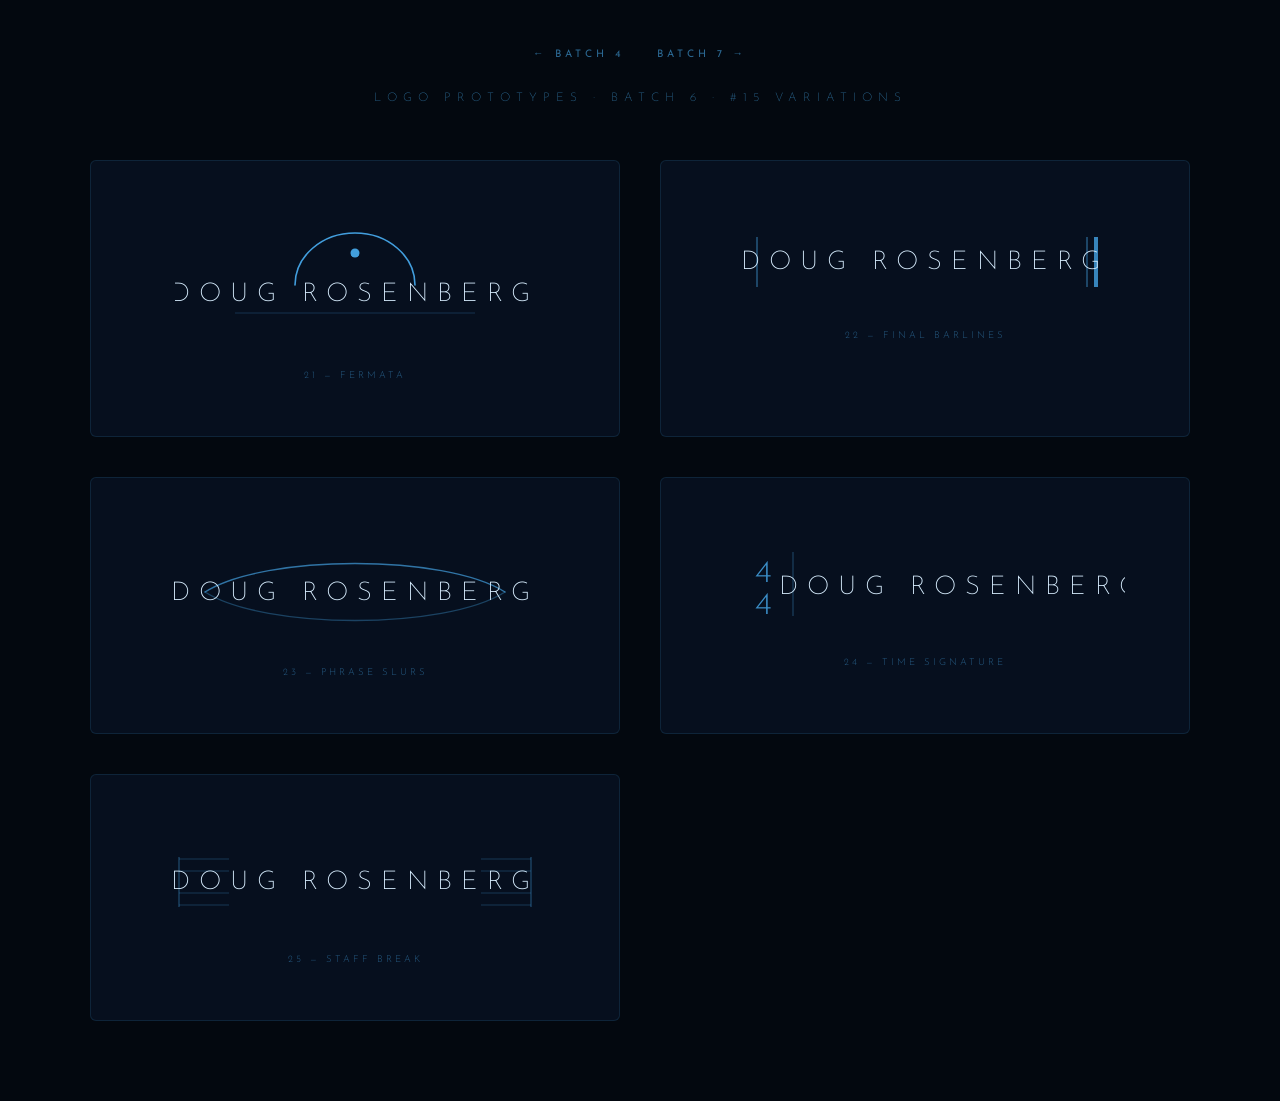
<file: src/BlazorApp/wwwroot/images/logos/preview6.html>
<!DOCTYPE html>
<html lang="en">
<head>
  <meta charset="utf-8"/>
  <meta name="viewport" content="width=device-width, initial-scale=1.0"/>
  <title>Logo Prototypes — Batch 6 — Doug Rosenberg</title>
  <link href="https://fonts.googleapis.com/css2?family=Josefin+Sans:wght@100;200;300;400&display=swap" rel="stylesheet"/>
  <style>
    *, *::before, *::after { box-sizing: border-box; margin: 0; padding: 0; }
    body { background: #03080f; font-family: 'Josefin Sans', sans-serif; padding: 3rem 2rem 5rem; color: #88b8d8; }
    nav { text-align: center; margin-bottom: 2rem; display: flex; justify-content: center; gap: 2rem; }
    nav a { color: #4db8ff; font-size: 0.65rem; letter-spacing: 4px; text-transform: uppercase; text-decoration: none; opacity: 0.55; }
    nav a:hover { opacity: 1; }
    h1 { text-align: center; font-size: 0.75rem; font-weight: 200; letter-spacing: 6px; text-transform: uppercase; color: #4db8ff; opacity: 0.6; margin-bottom: 3.5rem; }
    .grid { display: grid; grid-template-columns: repeat(auto-fit, minmax(380px, 1fr)); gap: 2.5rem; max-width: 1100px; margin: 0 auto; }
    .card { background: #060f1e; border: 1px solid rgba(77,184,255,0.12); border-radius: 6px; padding: 3.5rem 2.5rem; display: flex; flex-direction: column; align-items: center; gap: 1.5rem; }
    .card-label { font-size: 0.6rem; font-weight: 300; letter-spacing: 3px; text-transform: uppercase; color: #4db8ff; opacity: 0.45; }
    svg text { font-family: 'Josefin Sans', sans-serif; }
  </style>
</head>
<body>

  <nav>
    <a href="preview4.html">← Batch 4</a>
    <a href="preview7.html">Batch 7 →</a>
  </nav>
  <h1>Logo Prototypes · Batch 6 · #15 Variations</h1>
  <div class="grid">


    <!-- ──────────────────────────────────────────── -->
    <!-- 21  F E R M A T A                           -->
    <!--     oversized fermata arc + dot above       -->
    <!--     like the name is the held note          -->
    <!-- ──────────────────────────────────────────── -->
    <div class="card">
      <svg xmlns="http://www.w3.org/2000/svg" viewBox="0 0 360 130" width="360" height="130">

        <!-- fermata arc — large semicircle above the name -->
        <path d="M 120,68 A 60,52 0 0 1 240,68"
              fill="none" stroke="#4db8ff" stroke-width="1.6" stroke-linecap="round" opacity="0.85"/>
        <!-- fermata dot -->
        <circle cx="180" cy="36" r="4.5" fill="#4db8ff" opacity="0.85"/>

        <!-- thin baseline rule -->
        <line x1="60" y1="96" x2="300" y2="96" stroke="#4db8ff" stroke-width="0.7" opacity="0.3"/>

        <!-- name -->
        <text x="180" y="84" font-size="26" font-weight="200" letter-spacing="9"
              text-anchor="middle" fill="#d8eeff">DOUG ROSENBERG</text>

      </svg>
      <span class="card-label">21 — Fermata</span>
    </div>


    <!-- ──────────────────────────────────────────── -->
    <!-- 22  F I N A L   B A R L I N E S             -->
    <!--     opening thin barline left               -->
    <!--     final barline (thin+thick) right        -->
    <!--     the name as the entire measure          -->
    <!-- ──────────────────────────────────────────── -->
    <div class="card">
      <svg xmlns="http://www.w3.org/2000/svg" viewBox="0 0 380 90" width="380" height="90">

        <!-- opening single barline -->
        <line x1="22" y1="20" x2="22" y2="70" stroke="#4db8ff" stroke-width="1.2" opacity="0.55"/>

        <!-- final barline: thin left, thick right -->
        <line x1="352" y1="20" x2="352" y2="70" stroke="#4db8ff" stroke-width="1.2" opacity="0.55"/>
        <line x1="361" y1="20" x2="361" y2="70" stroke="#4db8ff" stroke-width="4"   opacity="0.7"/>

        <!-- name centered in the measure -->
        <text x="190" y="52" font-size="26" font-weight="200" letter-spacing="9"
              text-anchor="middle" fill="#d8eeff">DOUG ROSENBERG</text>

      </svg>
      <span class="card-label">22 — Final barlines</span>
    </div>


    <!-- ──────────────────────────────────────────── -->
    <!-- 23  P H R A S E   S L U R S                 -->
    <!--     smooth bezier arc above + below         -->
    <!--     the name enclosed in a phrase marking   -->
    <!-- ──────────────────────────────────────────── -->
    <div class="card">
      <svg xmlns="http://www.w3.org/2000/svg" viewBox="0 0 380 110" width="380" height="110">

        <!-- upper slur arc — curves up over the name -->
        <path d="M 40,58 C 100,20 280,20 340,58"
              fill="none" stroke="#4db8ff" stroke-width="1.4" stroke-linecap="round" opacity="0.6"/>

        <!-- lower slur arc — mirror, curves down under -->
        <path d="M 40,58 C 100,96 280,96 340,58"
              fill="none" stroke="#4db8ff" stroke-width="1.4" stroke-linecap="round" opacity="0.3"/>

        <!-- name -->
        <text x="190" y="66" font-size="26" font-weight="200" letter-spacing="9"
              text-anchor="middle" fill="#d8eeff">DOUG ROSENBERG</text>

      </svg>
      <span class="card-label">23 — Phrase slurs</span>
    </div>


    <!-- ──────────────────────────────────────────── -->
    <!-- 24  T I M E   S I G N A T U R E             -->
    <!--     4/4 stacked on the left                 -->
    <!--     thin barline separator                  -->
    <!--     name fills the measure to the right     -->
    <!-- ──────────────────────────────────────────── -->
    <div class="card">
      <svg xmlns="http://www.w3.org/2000/svg" viewBox="0 0 400 100" width="400" height="100">

        <!-- time signature 4/4 — left side -->
        <text x="38" y="48" font-size="32" font-weight="300" letter-spacing="0"
              text-anchor="middle" fill="#4db8ff" opacity="0.75">4</text>
        <text x="38" y="80" font-size="32" font-weight="300" letter-spacing="0"
              text-anchor="middle" fill="#4db8ff" opacity="0.75">4</text>

        <!-- barline separator -->
        <line x1="68" y1="18" x2="68" y2="82" stroke="#4db8ff" stroke-width="1" opacity="0.35"/>

        <!-- name — right of the time signature -->
        <text x="238" y="60" font-size="26" font-weight="200" letter-spacing="9"
              text-anchor="middle" fill="#d8eeff">DOUG ROSENBERG</text>

      </svg>
      <span class="card-label">24 — Time signature</span>
    </div>


    <!-- ──────────────────────────────────────────── -->
    <!-- 25  S T A F F   B R E A K                   -->
    <!--     top two + bottom two staff lines        -->
    <!--     at each edge, the name breaks through   -->
    <!--     the middle as if interrupting the staff -->
    <!-- ──────────────────────────────────────────── -->
    <div class="card">
      <svg xmlns="http://www.w3.org/2000/svg" viewBox="0 0 380 100" width="380" height="100">

        <!-- left staff fragment — 4 lines, partial width -->
        <line x1="14" y1="28" x2="64" y2="28" stroke="#4db8ff" stroke-width="0.7" opacity="0.35"/>
        <line x1="14" y1="40" x2="64" y2="40" stroke="#4db8ff" stroke-width="0.7" opacity="0.35"/>
        <line x1="14" y1="62" x2="64" y2="62" stroke="#4db8ff" stroke-width="0.7" opacity="0.35"/>
        <line x1="14" y1="74" x2="64" y2="74" stroke="#4db8ff" stroke-width="0.7" opacity="0.35"/>

        <!-- right staff fragment — mirrored -->
        <line x1="316" y1="28" x2="366" y2="28" stroke="#4db8ff" stroke-width="0.7" opacity="0.35"/>
        <line x1="316" y1="40" x2="366" y2="40" stroke="#4db8ff" stroke-width="0.7" opacity="0.35"/>
        <line x1="316" y1="62" x2="366" y2="62" stroke="#4db8ff" stroke-width="0.7" opacity="0.35"/>
        <line x1="316" y1="74" x2="366" y2="74" stroke="#4db8ff" stroke-width="0.7" opacity="0.35"/>

        <!-- left barline -->
        <line x1="14" y1="26" x2="14" y2="76" stroke="#4db8ff" stroke-width="1.1" opacity="0.4"/>
        <!-- right barline -->
        <line x1="366" y1="26" x2="366" y2="76" stroke="#4db8ff" stroke-width="1.1" opacity="0.4"/>

        <!-- name — breaks through the middle gap -->
        <text x="190" y="58" font-size="26" font-weight="200" letter-spacing="9"
              text-anchor="middle" fill="#d8eeff">DOUG ROSENBERG</text>

      </svg>
      <span class="card-label">25 — Staff break</span>
    </div>


  </div>
</body>
</html>
</file>
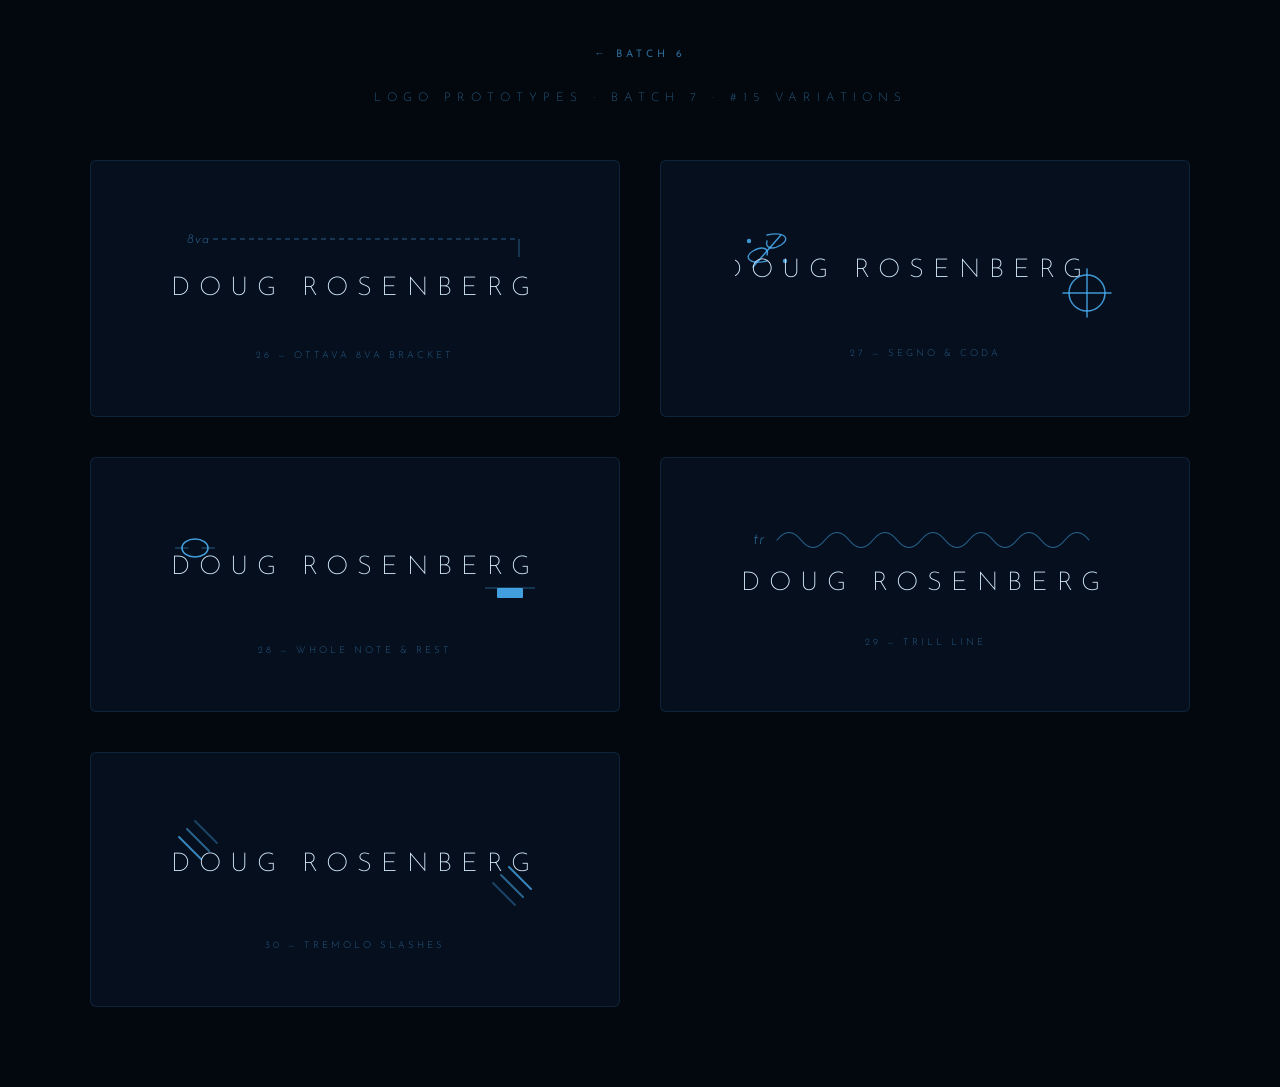
<file: src/BlazorApp/wwwroot/images/logos/preview7.html>
<!DOCTYPE html>
<html lang="en">
<head>
  <meta charset="utf-8"/>
  <meta name="viewport" content="width=device-width, initial-scale=1.0"/>
  <title>Logo Prototypes — Batch 7 — Doug Rosenberg</title>
  <link href="https://fonts.googleapis.com/css2?family=Josefin+Sans:wght@100;200;300;400&display=swap" rel="stylesheet"/>
  <style>
    *, *::before, *::after { box-sizing: border-box; margin: 0; padding: 0; }
    body { background: #03080f; font-family: 'Josefin Sans', sans-serif; padding: 3rem 2rem 5rem; color: #88b8d8; }
    nav { text-align: center; margin-bottom: 2rem; display: flex; justify-content: center; gap: 2rem; }
    nav a { color: #4db8ff; font-size: 0.65rem; letter-spacing: 4px; text-transform: uppercase; text-decoration: none; opacity: 0.55; }
    nav a:hover { opacity: 1; }
    h1 { text-align: center; font-size: 0.75rem; font-weight: 200; letter-spacing: 6px; text-transform: uppercase; color: #4db8ff; opacity: 0.6; margin-bottom: 3.5rem; }
    .grid { display: grid; grid-template-columns: repeat(auto-fit, minmax(380px, 1fr)); gap: 2.5rem; max-width: 1100px; margin: 0 auto; }
    .card { background: #060f1e; border: 1px solid rgba(77,184,255,0.12); border-radius: 6px; padding: 3.5rem 2.5rem; display: flex; flex-direction: column; align-items: center; gap: 1.5rem; }
    .card-label { font-size: 0.6rem; font-weight: 300; letter-spacing: 3px; text-transform: uppercase; color: #4db8ff; opacity: 0.45; }
    svg text { font-family: 'Josefin Sans', sans-serif; }
  </style>
</head>
<body>

  <nav>
    <a href="preview6.html">← Batch 6</a>
  </nav>
  <h1>Logo Prototypes · Batch 7 · #15 Variations</h1>
  <div class="grid">


    <!-- ──────────────────────────────────────────── -->
    <!-- 26  8 V A   B R A C K E T                   -->
    <!--     ottava bracket spanning above           -->
    <!--     the name plays an octave higher         -->
    <!-- ──────────────────────────────────────────── -->
    <div class="card">
      <svg xmlns="http://www.w3.org/2000/svg" viewBox="0 0 380 110" width="380" height="110">

        <!-- 8va text -->
        <text x="22" y="26" font-size="13" font-weight="200" letter-spacing="1"
              fill="#4db8ff" opacity="0.7" font-style="italic">8va</text>

        <!-- dashed bracket line across the top -->
        <line x1="48" y1="22" x2="354" y2="22"
              stroke="#4db8ff" stroke-width="1" stroke-dasharray="5,4" opacity="0.45"/>

        <!-- right hook descending -->
        <line x1="354" y1="22" x2="354" y2="40"
              stroke="#4db8ff" stroke-width="1" opacity="0.45"/>

        <!-- name -->
        <text x="190" y="78" font-size="26" font-weight="200" letter-spacing="9"
              text-anchor="middle" fill="#d8eeff">DOUG ROSENBERG</text>

      </svg>
      <span class="card-label">26 — Ottava 8va bracket</span>
    </div>


    <!-- ──────────────────────────────────────────── -->
    <!-- 27  S E G N O   +   C O D A                 -->
    <!--     𝄋 segno left — navigation from top     -->
    <!--     ⊕ coda right — route to the end         -->
    <!-- ──────────────────────────────────────────── -->
    <div class="card">
      <svg xmlns="http://www.w3.org/2000/svg" viewBox="0 0 380 108" width="380" height="108">

        <!-- Segno 𝄋 — top-left                             -->
        <!-- diagonal slash -->
        <line x1="18" y1="50" x2="46" y2="18"
              stroke="#4db8ff" stroke-width="1.5" stroke-linecap="round" opacity="0.8"/>
        <!-- S-curve upper half — curves away right from the slash -->
        <path d="M 32,18 C 50,14 56,22 46,28 C 36,34 30,30 32,24"
              fill="none" stroke="#4db8ff" stroke-width="1.4" stroke-linecap="round" opacity="0.8"/>
        <!-- S-curve lower half -->
        <path d="M 32,44 C 14,48 8,40 18,34 C 28,28 34,32 32,38"
              fill="none" stroke="#4db8ff" stroke-width="1.4" stroke-linecap="round" opacity="0.8"/>
        <!-- two segno dots -->
        <circle cx="14" cy="24" r="2.2" fill="#4db8ff" opacity="0.8"/>
        <circle cx="50" cy="44" r="2.2" fill="#4db8ff" opacity="0.8"/>

        <!-- Coda ⊕ — bottom-right                          -->
        <!-- circle -->
        <circle cx="352" cy="76" r="18"
                fill="none" stroke="#4db8ff" stroke-width="1.5" opacity="0.8"/>
        <!-- vertical line through circle -->
        <line x1="352" y1="52" x2="352" y2="100"
              stroke="#4db8ff" stroke-width="1.5" stroke-linecap="round" opacity="0.8"/>
        <!-- horizontal line through circle -->
        <line x1="328" y1="76" x2="376" y2="76"
              stroke="#4db8ff" stroke-width="1.5" stroke-linecap="round" opacity="0.8"/>

        <!-- name -->
        <text x="172" y="60" font-size="26" font-weight="200" letter-spacing="9"
              text-anchor="middle" fill="#d8eeff">DOUG ROSENBERG</text>

      </svg>
      <span class="card-label">27 — Segno &amp; coda</span>
    </div>


    <!-- ──────────────────────────────────────────── -->
    <!-- 28  W H O L E   N O T E  +  R E S T         -->
    <!--     open whole note top-left on ledger      -->
    <!--     whole rest hanging bottom-right         -->
    <!-- ──────────────────────────────────────────── -->
    <div class="card">
      <svg xmlns="http://www.w3.org/2000/svg" viewBox="0 0 380 108" width="380" height="108">

        <!-- whole note — top-left: open ellipse + ledger line -->
        <line x1="10" y1="34" x2="50" y2="34"
              stroke="#4db8ff" stroke-width="0.9" opacity="0.5"/>
        <ellipse cx="30" cy="34" rx="13" ry="9"
                 fill="none" stroke="#4db8ff" stroke-width="1.6" opacity="0.85"/>
        <!-- inner cutout to read as hollow (open notehead) -->
        <ellipse cx="30" cy="34" rx="7" ry="5"
                 transform="rotate(-20,30,34)" fill="#060f1e"/>

        <!-- whole rest — bottom-right: thick rect hanging below a line -->
        <line x1="320" y1="74" x2="370" y2="74"
              stroke="#4db8ff" stroke-width="0.9" opacity="0.5"/>
        <rect x="332" y="74" width="26" height="10" rx="1"
              fill="#4db8ff" opacity="0.85"/>

        <!-- name -->
        <text x="190" y="60" font-size="26" font-weight="200" letter-spacing="9"
              text-anchor="middle" fill="#d8eeff">DOUG ROSENBERG</text>

      </svg>
      <span class="card-label">28 — Whole note &amp; rest</span>
    </div>


    <!-- ──────────────────────────────────────────── -->
    <!-- 29  T R I L L   L I N E                     -->
    <!--     "tr" + wavy line spanning the full top  -->
    <!--     name sits below the ornament            -->
    <!-- ──────────────────────────────────────────── -->
    <div class="card">
      <svg xmlns="http://www.w3.org/2000/svg" viewBox="0 0 380 100" width="380" height="100">

        <!-- tr text -->
        <text x="18" y="30" font-size="17" font-weight="200" letter-spacing="1"
              fill="#4db8ff" opacity="0.75" font-style="italic">tr</text>

        <!-- wavy trill line — series of small arcs hand-crafted with beziers -->
        <path d="M 42,26
                 C 50,16 58,16 66,26
                 C 74,36 82,36 90,26
                 C 98,16 106,16 114,26
                 C 122,36 130,36 138,26
                 C 146,16 154,16 162,26
                 C 170,36 178,36 186,26
                 C 194,16 202,16 210,26
                 C 218,36 226,36 234,26
                 C 242,16 250,16 258,26
                 C 266,36 274,36 282,26
                 C 290,16 298,16 306,26
                 C 314,36 322,36 330,26
                 C 338,16 346,16 354,26"
              fill="none" stroke="#4db8ff" stroke-width="1.1"
              stroke-linecap="round" stroke-linejoin="round" opacity="0.5"/>

        <!-- name -->
        <text x="190" y="76" font-size="26" font-weight="200" letter-spacing="9"
              text-anchor="middle" fill="#d8eeff">DOUG ROSENBERG</text>

      </svg>
      <span class="card-label">29 — Trill line</span>
    </div>


    <!-- ──────────────────────────────────────────── -->
    <!-- 30  T R E M O L O   S L A S H E S           -->
    <!--     three diagonal slashes each side        -->
    <!--     the roll notation used on held notes    -->
    <!-- ──────────────────────────────────────────── -->
    <div class="card">
      <svg xmlns="http://www.w3.org/2000/svg" viewBox="0 0 380 108" width="380" height="108">

        <!-- left tremolo — three diagonal slashes, stacked, angled 45° -->
        <line x1="14" y1="28" x2="36" y2="50" stroke="#4db8ff" stroke-width="2" stroke-linecap="round" opacity="0.7"/>
        <line x1="22" y1="20" x2="44" y2="42" stroke="#4db8ff" stroke-width="2" stroke-linecap="round" opacity="0.5"/>
        <line x1="30" y1="12" x2="52" y2="34" stroke="#4db8ff" stroke-width="2" stroke-linecap="round" opacity="0.3"/>

        <!-- right tremolo — mirrored, bottom-right -->
        <line x1="344" y1="58" x2="366" y2="80" stroke="#4db8ff" stroke-width="2" stroke-linecap="round" opacity="0.7"/>
        <line x1="336" y1="66" x2="358" y2="88" stroke="#4db8ff" stroke-width="2" stroke-linecap="round" opacity="0.5"/>
        <line x1="328" y1="74" x2="350" y2="96" stroke="#4db8ff" stroke-width="2" stroke-linecap="round" opacity="0.3"/>

        <!-- name -->
        <text x="190" y="62" font-size="26" font-weight="200" letter-spacing="9"
              text-anchor="middle" fill="#d8eeff">DOUG ROSENBERG</text>

      </svg>
      <span class="card-label">30 — Tremolo slashes</span>
    </div>


  </div>
</body>
</html>
</file>
